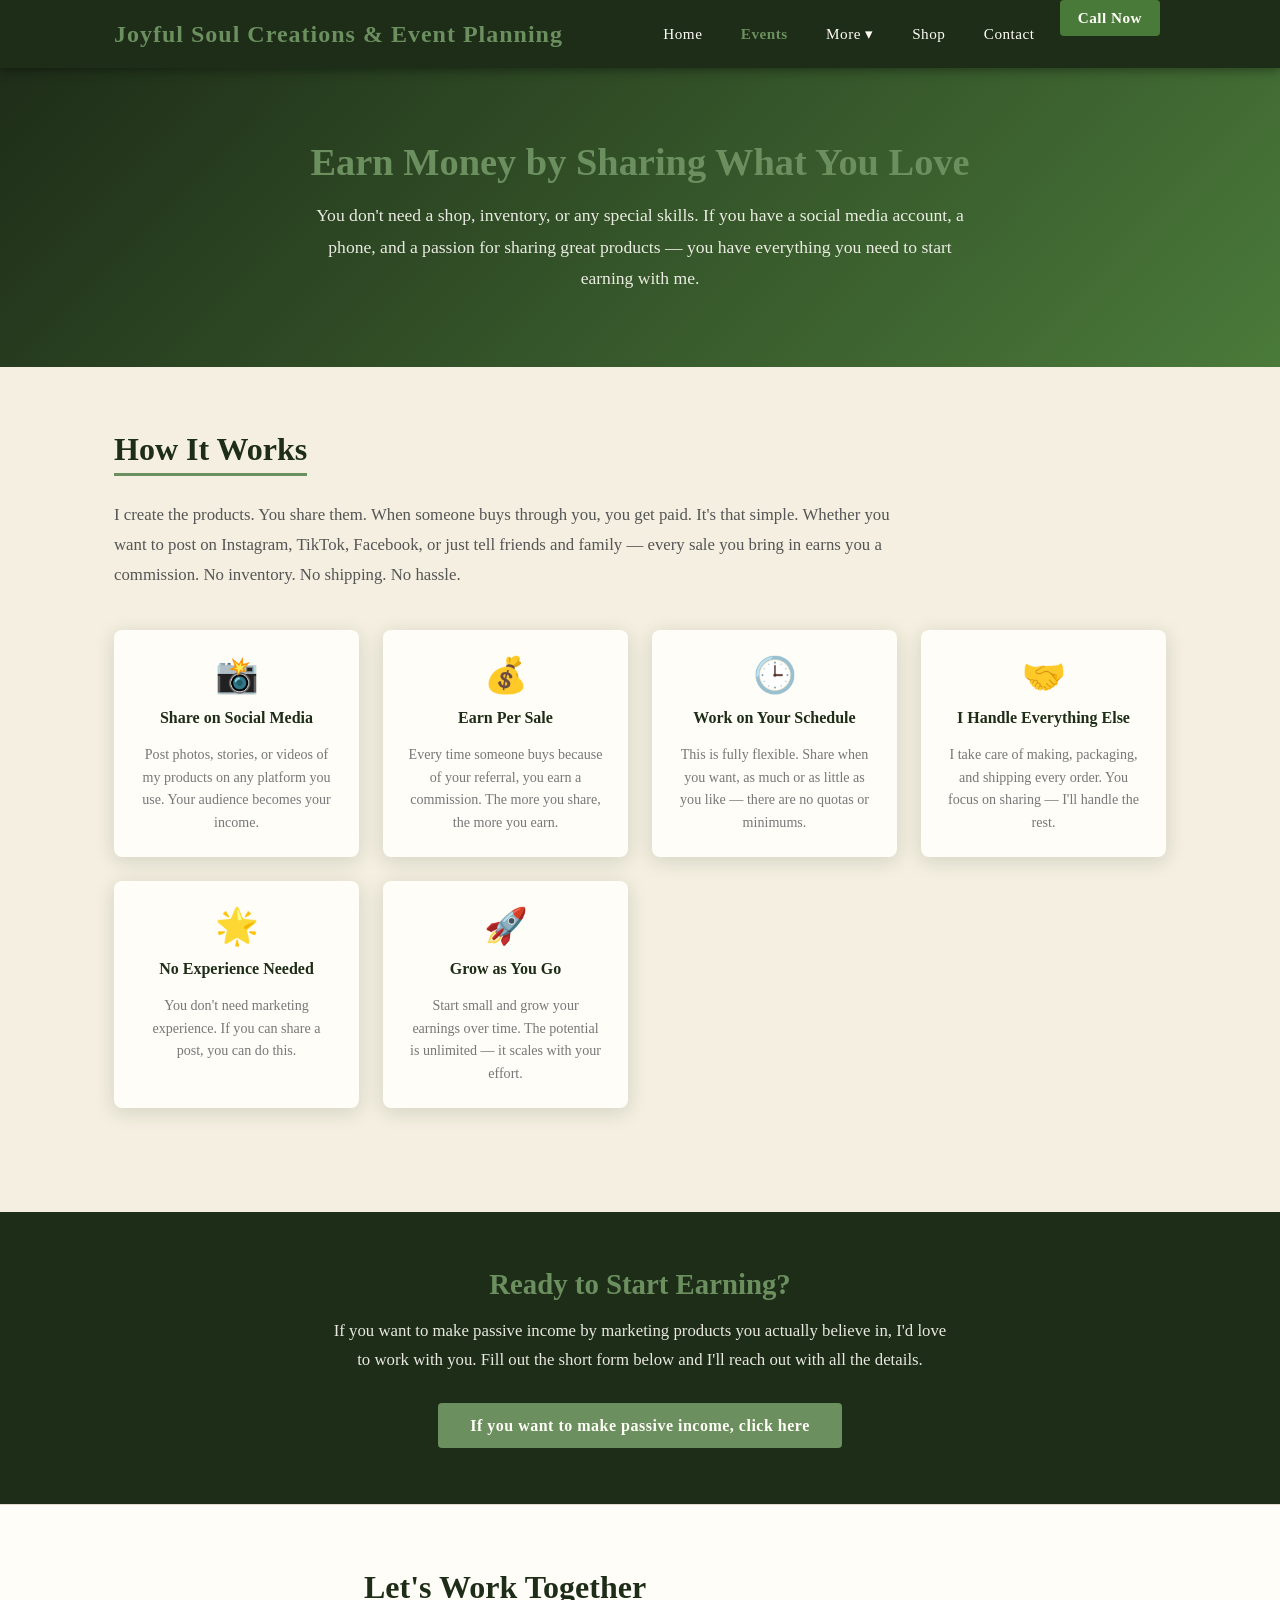
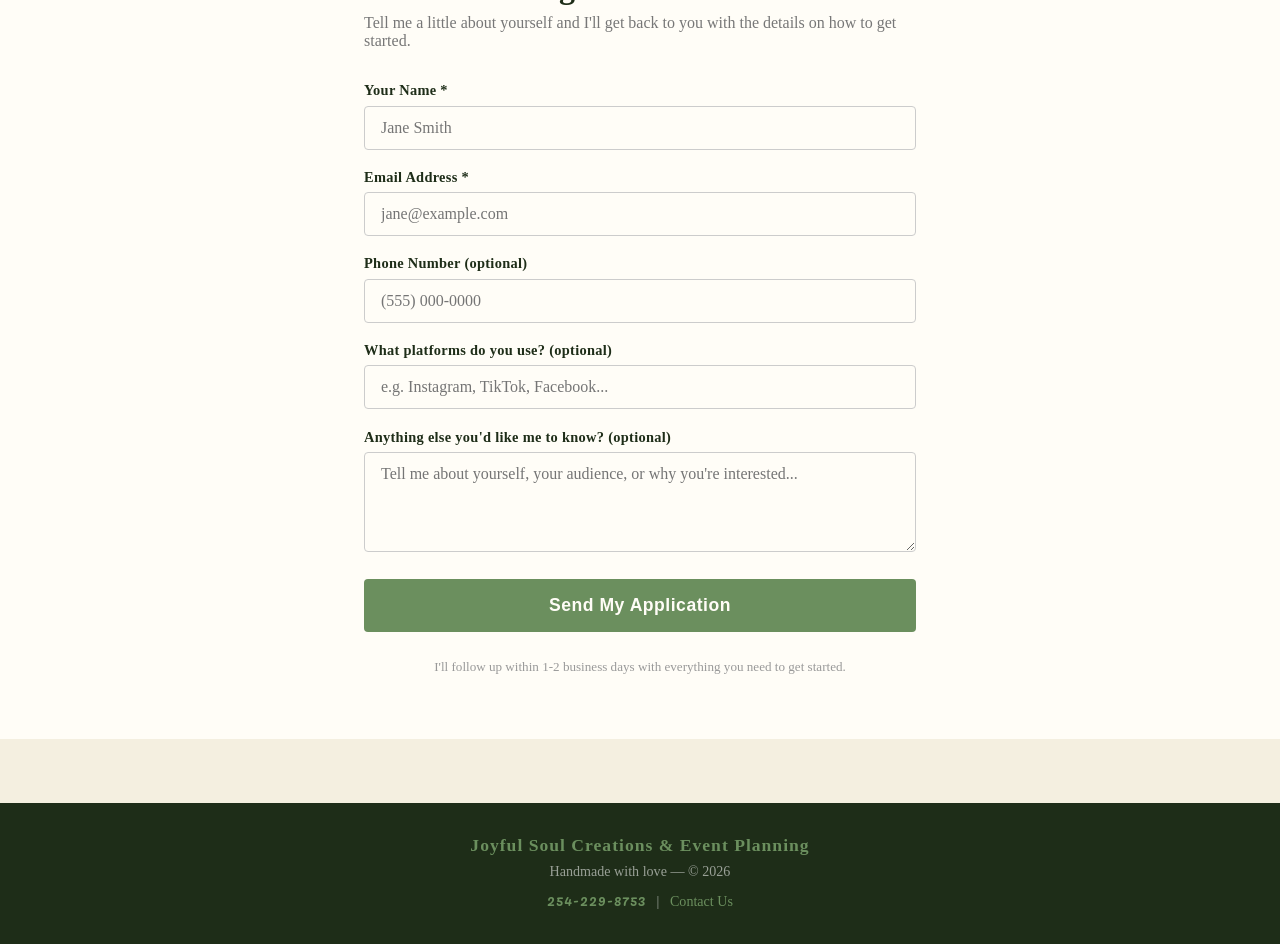
<file: careers.html>
<!DOCTYPE html>
<html lang="en">
<head>
  <meta charset="UTF-8" />
  <meta name="viewport" content="width=device-width, initial-scale=1.0" />
  <title>Careers | Joyful Soul Creations</title>
  <link rel="stylesheet" href="styles.css" />
  <!-- Google tag (gtag.js) -->
  <script async src="https://www.googletagmanager.com/gtag/js?id=G-D2JJH5NPGE"></script>
  <script>
    window.dataLayer = window.dataLayer || [];
    function gtag(){dataLayer.push(arguments);}
    gtag('js', new Date());
    gtag('config', 'G-D2JJH5NPGE');
  </script>
</head>
<body>

<!-- ===== HEADER / NAV ===== -->
<header>
  <nav>
    <a class="brand" href="index.html">Joyful Soul Creations &amp; Event Planning</a>
    <button class="hamburger" id="hamburger" aria-label="Open menu">&#9776;</button>
    <ul class="nav-links" id="nav-links">
      <li><a href="index.html">Home</a></li>
      <li><a href="events.html" class="nav-events-link">Events</a></li>
      <li class="has-dropdown">
        <a href="#">More ▾</a>
        <ul class="dropdown">
          <li><a href="creations.html">Popular Creations &amp; Pricing</a></li>
          <li><a href="quotes.html">Quotes on Unique Creations</a></li>
          <li><a href="careers.html">Careers</a></li>
          <li><a href="index.html#reviews">Reviews</a></li>
        </ul>
      </li>
      <li><a href="creations.html">Shop</a></li>
      <li><a href="events.html#contact">Contact</a></li>
      <li><a href="tel:2542298753" class="nav-call-btn">Call Now</a></li>
    </ul>
  </nav>
</header>

<!-- ===== HERO ===== -->
<div style="background:linear-gradient(135deg, var(--dark) 0%, var(--accent) 100%); color:var(--white); padding:4.5rem 1.5rem; text-align:center;">
  <h1 style="color:var(--gold); font-size:2.4rem; margin-bottom:1rem;">Earn Money by Sharing What You Love</h1>
  <p style="max-width:650px; margin:0 auto; font-size:1.1rem; line-height:1.8; opacity:0.9;">
    You don't need a shop, inventory, or any special skills.
    If you have a social media account, a phone, and a passion for sharing great products —
    you have everything you need to start earning with me.
  </p>
</div>

<!-- ===== ABOUT THE OPPORTUNITY ===== -->
<section class="section">
  <h2 class="section-title">How It Works</h2>
  <p>
    I create the products. You share them. When someone buys through you, you get paid.
    It's that simple. Whether you want to post on Instagram, TikTok, Facebook, or just
    tell friends and family — every sale you bring in earns you a commission.
    No inventory. No shipping. No hassle.
  </p>

  <div class="perks">
    <div class="perk">
      <div class="perk-icon">&#128248;</div>
      <h3>Share on Social Media</h3>
      <p>Post photos, stories, or videos of my products on any platform you use. Your audience becomes your income.</p>
    </div>
    <div class="perk">
      <div class="perk-icon">&#128176;</div>
      <h3>Earn Per Sale</h3>
      <p>Every time someone buys because of your referral, you earn a commission. The more you share, the more you earn.</p>
    </div>
    <div class="perk">
      <div class="perk-icon">&#128338;</div>
      <h3>Work on Your Schedule</h3>
      <p>This is fully flexible. Share when you want, as much or as little as you like — there are no quotas or minimums.</p>
    </div>
    <div class="perk">
      <div class="perk-icon">&#129309;</div>
      <h3>I Handle Everything Else</h3>
      <p>I take care of making, packaging, and shipping every order. You focus on sharing — I'll handle the rest.</p>
    </div>
    <div class="perk">
      <div class="perk-icon">&#127775;</div>
      <h3>No Experience Needed</h3>
      <p>You don't need marketing experience. If you can share a post, you can do this.</p>
    </div>
    <div class="perk">
      <div class="perk-icon">&#128640;</div>
      <h3>Grow as You Go</h3>
      <p>Start small and grow your earnings over time. The potential is unlimited — it scales with your effort.</p>
    </div>
  </div>
</section>

<!-- ===== CTA BANNER ===== -->
<div class="banner">
  <h2>Ready to Start Earning?</h2>
  <p>
    If you want to make passive income by marketing products you actually believe in,
    I'd love to work with you. Fill out the short form below and I'll reach out with all the details.
  </p>
  <a href="#careers-form" class="btn">If you want to make passive income, click here</a>
</div>

<!-- ===== CAREERS FORM ===== -->
<div style="background:var(--white); border-top:1px solid #e0d9cc;">
  <div class="form-page" id="careers-form">
    <h1>Let's Work Together</h1>
    <p class="subtitle">Tell me a little about yourself and I'll get back to you with the details on how to get started.</p>

    <!--
      IMPORTANT: Replace "YOUR_FORM_ID" with your actual Formspree endpoint.
      Sign up free at formspree.io — use your business email when creating the form.
    -->
    <form action="https://formspree.io/f/YOUR_FORM_ID" method="POST">
      <input type="hidden" name="_subject" value="New Marketing Partner Inquiry" />

      <div class="form-group">
        <label for="c-name">Your Name *</label>
        <input type="text" id="c-name" name="Name" required placeholder="Jane Smith" />
      </div>

      <div class="form-group">
        <label for="c-email">Email Address *</label>
        <input type="email" id="c-email" name="Email" required placeholder="jane@example.com" />
      </div>

      <div class="form-group">
        <label for="c-phone">Phone Number (optional)</label>
        <input type="tel" id="c-phone" name="Phone" placeholder="(555) 000-0000" />
      </div>

      <div class="form-group">
        <label for="c-platforms">What platforms do you use? (optional)</label>
        <input type="text" id="c-platforms" name="Platforms" placeholder="e.g. Instagram, TikTok, Facebook..." />
      </div>

      <div class="form-group">
        <label for="c-message">Anything else you'd like me to know? (optional)</label>
        <textarea id="c-message" name="Message" placeholder="Tell me about yourself, your audience, or why you're interested..."></textarea>
      </div>

      <div class="form-submit">
        <button type="submit" class="btn">Send My Application</button>
      </div>
      <p class="form-note">I'll follow up within 1-2 business days with everything you need to get started.</p>
    </form>
  </div>
</div>

<!-- ===== FOOTER ===== -->
<footer>
  <div class="brand">Joyful Soul Creations &amp; Event Planning</div>
  <p>Handmade with love &mdash; &copy; <span id="year"></span></p>
  <p style="margin-top:0.5rem;">
    <a href="tel:2542298753" class="phone-num" style="color:var(--gold);">254-229-8753</a>
    &nbsp;&nbsp;|&nbsp;&nbsp;
    <a href="events.html#contact" style="color:var(--gold);">Contact Us</a>
  </p>
</footer>

<a href="tel:2542298753" class="call-float">Call Now</a>

<script>
  document.getElementById('year').textContent = new Date().getFullYear();
  const hamburger = document.getElementById('hamburger');
  const navLinks  = document.getElementById('nav-links');
  hamburger.addEventListener('click', () => {
    navLinks.classList.toggle('open');
    hamburger.textContent = navLinks.classList.contains('open') ? '✕' : '☰';
  });
  navLinks.querySelectorAll('a').forEach(a => a.addEventListener('click', () => {
    navLinks.classList.remove('open');
    hamburger.textContent = '☰';
  }));
</script>
</body>
</html>
</file>
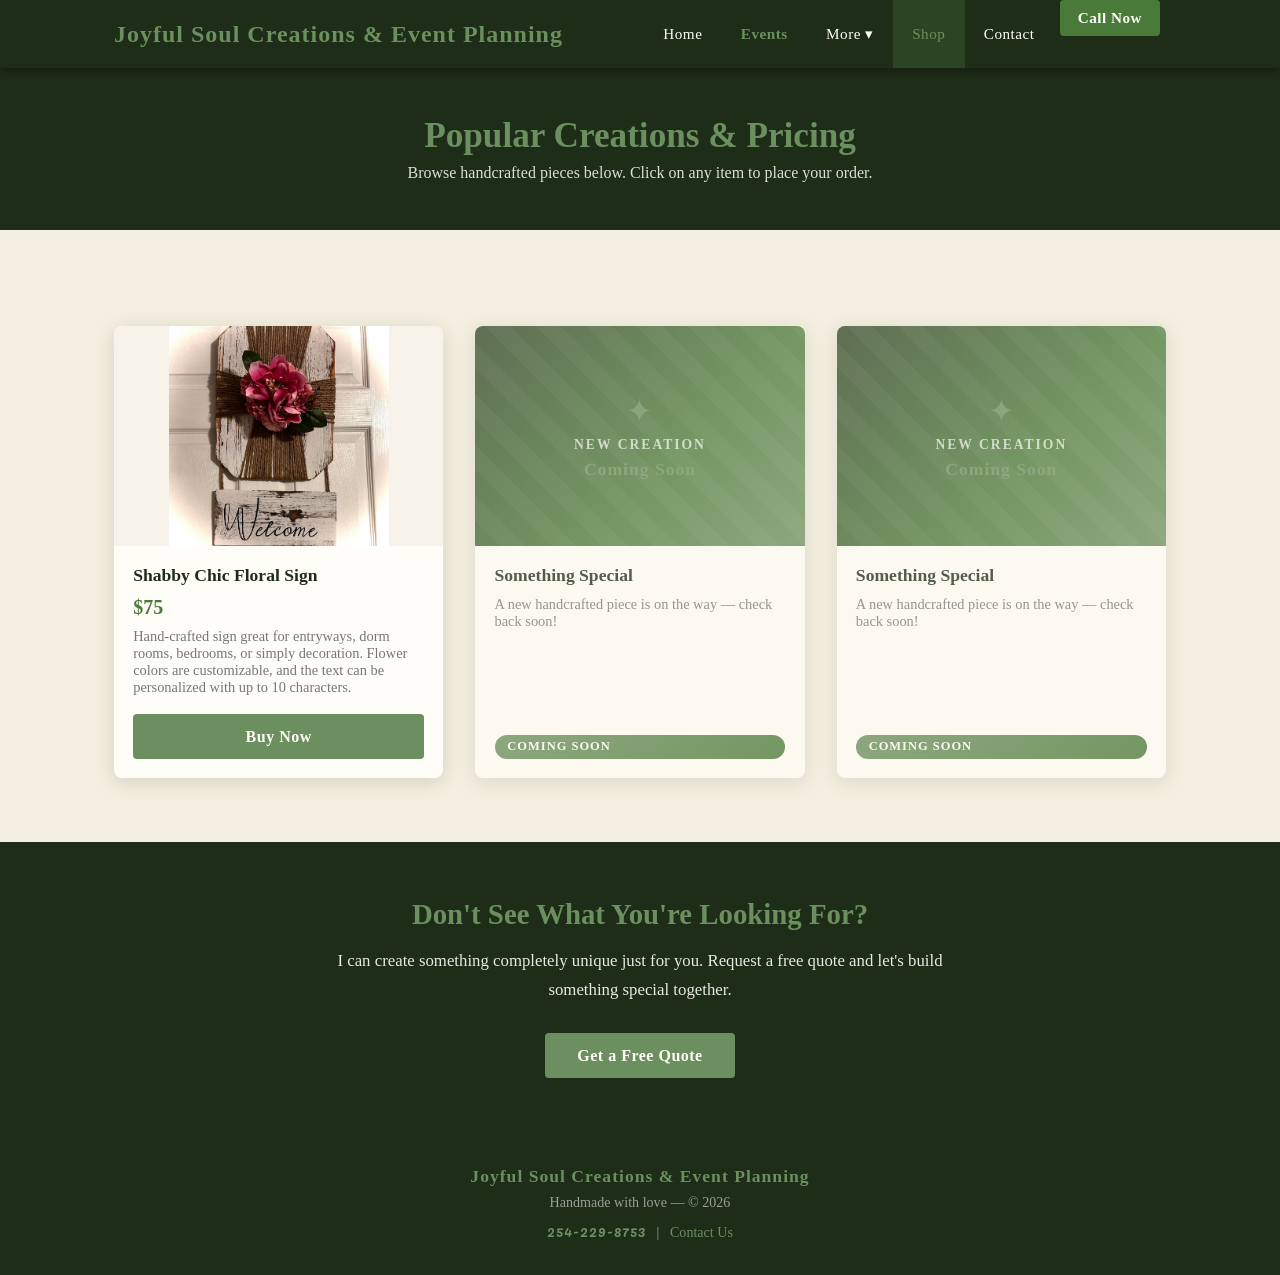
<file: creations.html>
<!DOCTYPE html>
<html lang="en">
<head>
  <meta charset="UTF-8" />
  <meta name="viewport" content="width=device-width, initial-scale=1.0" />
  <title>Popular Creations &amp; Pricing | Joyful Soul Creations</title>
  <link rel="stylesheet" href="styles.css" />
  <!-- Google tag (gtag.js) -->
  <script async src="https://www.googletagmanager.com/gtag/js?id=G-D2JJH5NPGE"></script>
  <script>
    window.dataLayer = window.dataLayer || [];
    function gtag(){dataLayer.push(arguments);}
    gtag('js', new Date());
    gtag('config', 'G-D2JJH5NPGE');
  </script>
</head>
<body>

<!-- ===== HEADER / NAV ===== -->
<header>
  <nav>
    <a class="brand" href="index.html">Joyful Soul Creations &amp; Event Planning</a>
    <button class="hamburger" id="hamburger" aria-label="Open menu">&#9776;</button>
    <ul class="nav-links" id="nav-links">
      <li><a href="index.html">Home</a></li>
      <li><a href="events.html" class="nav-events-link">Events</a></li>
      <li class="has-dropdown">
        <a href="#">More ▾</a>
        <ul class="dropdown">
          <li><a href="creations.html">Popular Creations &amp; Pricing</a></li>
          <li><a href="quotes.html">Quotes on Unique Creations</a></li>
          <li><a href="careers.html">Careers</a></li>
          <li><a href="index.html#reviews">Reviews</a></li>
        </ul>
      </li>
      <li><a href="creations.html" class="active">Shop</a></li>
      <li><a href="events.html#contact">Contact</a></li>
      <li><a href="tel:2542298753" class="nav-call-btn">Call Now</a></li>
    </ul>
  </nav>
</header>


<!-- ===== PAGE HEADER ===== -->
<div style="background:var(--dark); color:var(--white); padding:3rem 1.5rem; text-align:center;">
  <h1 style="color:var(--gold); font-size:2.2rem; margin-bottom:0.5rem;">Popular Creations &amp; Pricing</h1>
  <p style="opacity:0.85; font-size:1rem; max-width:600px; margin:0 auto;">
    Browse handcrafted pieces below. Click on any item to place your order.
  </p>
</div>

<!-- ===== PRODUCT GRID ===== -->
<section class="section">
  <div class="grid">

    <!--
      ================================================================
      HOW TO ADD PRODUCTS:
      1. Copy one of the <div class="card"> blocks below.
      2. Replace the placeholder image with: <img src="images/your-image.jpg" alt="..." class="card-img" />
      3. Update the product name, price, and description.
      4. Update the href on the "Order Now" link — change item= to a short product name
         so the order form knows which product was clicked.
      ================================================================
    -->

    <!-- PRODUCT 1 — YOUR ACTIVE LISTING -->
    <div class="card">
      <img src="images/Shabbychicfloralsign.jpeg" alt="Shabby Chic Floral Sign" class="card-img featured-product-img" />
      <div class="card-body">
        <div class="card-title">Shabby Chic Floral Sign</div>
        <div class="card-price">$75</div>
        <div class="card-desc">Hand-crafted sign great for entryways, dorm rooms, bedrooms, or simply decoration. Flower colors are customizable, and the text can be personalized with up to 10 characters.</div>
        <a id="embedded-checkout-modal-checkout-button"
           data-url="https://square.link/u/GfsOSchC?src=embd"
           href="https://square.link/u/GfsOSchC?src=embed"
           class="btn">Buy Now</a>
      </div>
    </div>

    <!-- COMING SOON 2 -->
    <div class="card coming-soon">
      <div class="card-img-placeholder">
        <div class="cs-inner">
          <div class="cs-icon">✦</div>
          <div class="cs-label">New Creation</div>
          <div class="cs-sub">Coming Soon</div>
        </div>
      </div>
      <div class="card-body">
        <div class="card-title">Something Special</div>
        <div class="card-desc">A new handcrafted piece is on the way — check back soon!</div>
        <span class="coming-soon-badge">Coming Soon</span>
      </div>
    </div>

    <!-- COMING SOON 3 -->
    <div class="card coming-soon">
      <div class="card-img-placeholder">
        <div class="cs-inner">
          <div class="cs-icon">✦</div>
          <div class="cs-label">New Creation</div>
          <div class="cs-sub">Coming Soon</div>
        </div>
      </div>
      <div class="card-body">
        <div class="card-title">Something Special</div>
        <div class="card-desc">A new handcrafted piece is on the way — check back soon!</div>
        <span class="coming-soon-badge">Coming Soon</span>
      </div>
    </div>

  </div>
</section>

<!-- ===== CUSTOM CTA ===== -->
<div class="banner">
  <h2>Don't See What You're Looking For?</h2>
  <p>I can create something completely unique just for you. Request a free quote and let's build something special together.</p>
  <a href="quotes.html" class="btn">Get a Free Quote</a>
</div>

<!-- ===== CONGRATS MODAL ===== -->
<div id="congrats-overlay" class="congrats-overlay" style="display:none;" role="dialog" aria-modal="true">
  <div class="congrats-box">
    <div class="congrats-icon">🎨</div>
    <h2 class="congrats-title">Congratulations!</h2>
    <p class="congrats-msg">Your art is being created right now.<br>You'll receive an email soon with your estimated completion and delivery time. Thank you for supporting Joyful Soul Creations!</p>
    <button class="btn" id="congrats-close">Close</button>
  </div>
</div>

<!-- ===== FOOTER ===== -->
<footer>
  <div class="brand">Joyful Soul Creations &amp; Event Planning</div>
  <p>Handmade with love &mdash; &copy; <span id="year"></span></p>
  <p style="margin-top:0.5rem;">
    <a href="tel:2542298753" class="phone-num" style="color:var(--gold);">254-229-8753</a>
    &nbsp;&nbsp;|&nbsp;&nbsp;
    <a href="events.html#contact" style="color:var(--gold);">Contact Us</a>
  </p>
</footer>

<a href="tel:2542298753" class="call-float">Call Now</a>

<script>
  document.getElementById('year').textContent = new Date().getFullYear();

  const hamburger = document.getElementById('hamburger');
  const navLinks  = document.getElementById('nav-links');
  hamburger.addEventListener('click', () => {
    navLinks.classList.toggle('open');
    hamburger.textContent = navLinks.classList.contains('open') ? '✕' : '☰';
  });
  navLinks.querySelectorAll('a').forEach(a => a.addEventListener('click', () => {
    navLinks.classList.remove('open');
    hamburger.textContent = '☰';
  }));

  // ── Square Embedded Checkout Modal ──────────────────────
  function showCheckoutWindow(e) {
    e.preventDefault();
    const url = document.getElementById('embedded-checkout-modal-checkout-button').getAttribute('data-url');
    const title = 'Square Payment Links';
    const topWindow = window.top ? window.top : window;
    const dualScreenLeft = topWindow.screenLeft !== undefined ? topWindow.screenLeft : topWindow.screenX;
    const dualScreenTop  = topWindow.screenTop  !== undefined ? topWindow.screenTop  : topWindow.screenY;
    const width  = topWindow.innerWidth  || document.documentElement.clientWidth  || screen.width;
    const height = topWindow.innerHeight || document.documentElement.clientHeight || screen.height;
    const h = height * 0.75;
    const w = 500;
    const systemZoom = width / topWindow.screen.availWidth;
    const left = (width  - w) / 2 / systemZoom + dualScreenLeft;
    const top  = (height - h) / 2 / systemZoom + dualScreenTop;
    const newWindow = window.open(url, title, `scrollbars=yes, width=${w / systemZoom}, height=${h / systemZoom}, top=${top}, left=${left}`);
    if (window.focus) newWindow.focus();
  }

  document.getElementById('embedded-checkout-modal-checkout-button').addEventListener('click', showCheckoutWindow);

  // ── Congrats popup ──────────────────────────────────────
  const overlay = document.getElementById('congrats-overlay');
  if (new URLSearchParams(window.location.search).get('paid') === 'true') {
    overlay.style.display = 'flex';
    history.replaceState(null, '', window.location.pathname);
  }
  document.getElementById('congrats-close').addEventListener('click', () => {
    overlay.style.display = 'none';
  });
  overlay.addEventListener('click', (e) => {
    if (e.target === overlay) overlay.style.display = 'none';
  });
</script>
</body>
</html>
</file>
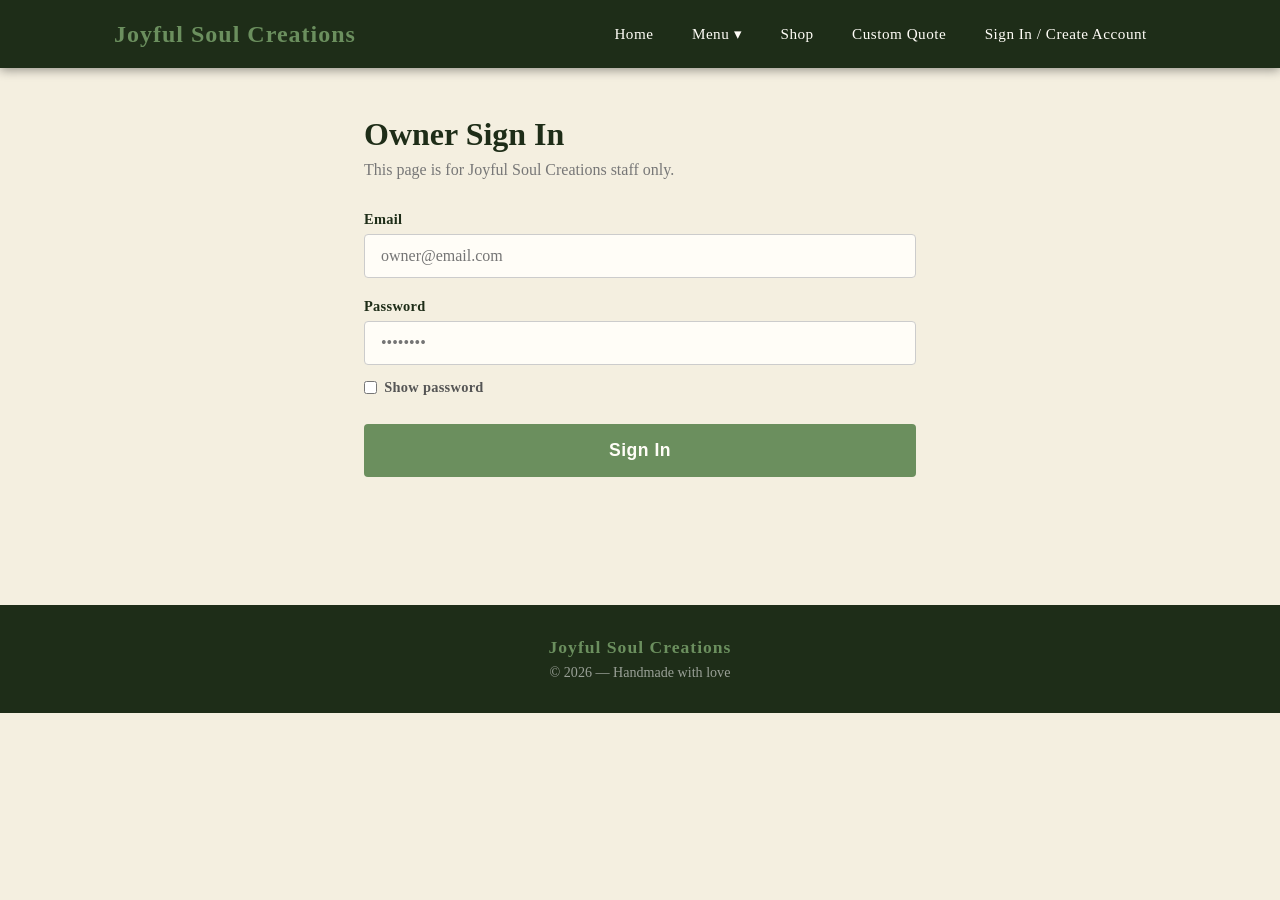
<file: dashboard.html>
<!DOCTYPE html>
<html lang="en">
<head>
  <meta charset="UTF-8" />
  <meta name="viewport" content="width=device-width, initial-scale=1.0" />
  <title>Owner Dashboard | Joyful Soul Creations</title>
  <link rel="stylesheet" href="styles.css" />
  <!-- Google tag (gtag.js) -->
  <script async src="https://www.googletagmanager.com/gtag/js?id=G-D2JJH5NPGE"></script>
  <script>
    window.dataLayer = window.dataLayer || [];
    function gtag(){dataLayer.push(arguments);}
    gtag('js', new Date());
    gtag('config', 'G-D2JJH5NPGE');
  </script>
</head>
<body>

<header>
  <nav>
    <a class="brand" href="index.html">Joyful Soul Creations</a>
    <button class="hamburger" id="hamburger" aria-label="Open menu">&#9776;</button>
    <ul class="nav-links" id="nav-links">
      <li><a href="index.html">Home</a></li>
      <li class="has-dropdown">
        <a href="#">Menu ▾</a>
        <ul class="dropdown">
          <li><a href="creations.html">Popular Creations &amp; Pricing</a></li>
          <li><a href="quotes.html">Quotes on Unique Creations</a></li>
          <li><a href="careers.html">Careers</a></li>
          <li><a href="index.html#reviews">Reviews</a></li>
        </ul>
      </li>
      <li><a href="creations.html">Shop</a></li>
      <li><a href="quotes.html">Custom Quote</a></li>
      <li><a href="login.html">Sign In / Create Account</a></li>
    </ul>
  </nav>
</header>

<!-- OWNER LOGIN -->
<div id="owner-login" class="form-page" style="margin-top:3rem;">
  <h1>Owner Sign In</h1>
  <p class="subtitle">This page is for Joyful Soul Creations staff only.</p>
  <form id="ownerLoginForm">
    <div class="form-group">
      <label for="o-email">Email</label>
      <input type="email" id="o-email" required placeholder="owner@email.com" />
    </div>
    <div class="form-group">
      <label for="o-pass">Password</label>
      <input type="password" id="o-pass" required placeholder="••••••••" />
      <label for="o-pass-show" style="display:flex; align-items:center; gap:0.45rem; margin-top:0.5rem; font-size:0.9rem; color:#555; cursor:pointer; user-select:none;">
        <input type="checkbox" id="o-pass-show" style="width:auto; margin:0;" />
        Show password
      </label>
    </div>
    <div id="o-error" class="review-error" style="display:none;"></div>
    <div class="form-submit">
      <button type="submit" class="btn" style="width:100%;">Sign In</button>
    </div>
  </form>
</div>

<!-- DASHBOARD -->
<div id="owner-dashboard" style="display:none;">
  <div class="dash-header">
    <div>
      <h1 style="color:var(--gold); font-size:1.8rem; margin-bottom:0.2rem;">Order Dashboard</h1>
      <p style="opacity:0.7; font-size:0.9rem; margin:0;">Joyful Soul Creations — Owner View</p>
    </div>
    <button class="btn" id="owner-logout" style="background:rgba(255,255,255,0.15);">Sign Out</button>
  </div>

  <div class="section">
    <div class="dash-stats" id="dash-stats"></div>

    <div style="display:flex; gap:0.75rem; margin-bottom:1.5rem; flex-wrap:wrap;">
      <button class="filter-btn active" data-filter="all">All Orders</button>
      <button class="filter-btn" data-filter="pending">Pending</button>
      <button class="filter-btn" data-filter="done">Completed</button>
    </div>

    <div id="order-list"></div>
    <p id="no-orders-msg" style="color:#aaa; font-style:italic; display:none;">No orders found.</p>
  </div>
</div>

<footer>
  <div class="brand">Joyful Soul Creations</div>
  <p>&copy; <span id="year"></span> &mdash; Handmade with love</p>
</footer>

<script>
  document.getElementById('year').textContent = new Date().getFullYear();

  // Hamburger
  const hamburger = document.getElementById('hamburger');
  const navLinks  = document.getElementById('nav-links');
  hamburger.addEventListener('click', () => {
    navLinks.classList.toggle('open');
    hamburger.textContent = navLinks.classList.contains('open') ? '✕' : '☰';
  });
  navLinks.querySelectorAll('a').forEach(a => a.addEventListener('click', () => {
    navLinks.classList.remove('open');
    hamburger.textContent = '☰';
  }));

  const OWNER_EMAILS = ['maggie.j.peyton@icloud.com', 'yavau@gmail.com'].map(e => e.toLowerCase());
  const OWNER_PASSWORD = 'Yavau2017@';

  function getOrders() {
    try { return JSON.parse(localStorage.getItem('joyful_orders')) || []; }
    catch { return []; }
  }
  function saveOrders(o) { localStorage.setItem('joyful_orders', JSON.stringify(o)); }

  let currentFilter = 'all';

  function renderStats() {
    const orders  = getOrders();
    const pending = orders.filter(o => o.status === 'pending').length;
    const done    = orders.filter(o => o.status === 'done').length;
    document.getElementById('dash-stats').innerHTML = `
      <div class="stat-card"><div class="stat-num">${orders.length}</div><div class="stat-label">Total Orders</div></div>
      <div class="stat-card pending"><div class="stat-num">${pending}</div><div class="stat-label">Pending</div></div>
      <div class="stat-card done"><div class="stat-num">${done}</div><div class="stat-label">Completed</div></div>
    `;
  }

  function renderOrders() {
    renderStats();
    const orders   = getOrders();
    const list     = document.getElementById('order-list');
    const noMsg    = document.getElementById('no-orders-msg');
    const filtered = currentFilter === 'all' ? orders : orders.filter(o => o.status === currentFilter);

    if (filtered.length === 0) { list.innerHTML = ''; noMsg.style.display = 'block'; return; }
    noMsg.style.display = 'none';

    list.innerHTML = filtered.slice().reverse().map(o => `
      <div class="order-card ${o.status === 'done' ? 'order-done' : ''}">
        <div class="order-card-top">
          <div>
            <div class="order-customer-name">${o.customerName}</div>
            <div class="order-meta">${o.customerEmail} &bull; ${o.customerPhone}</div>
            <div class="order-meta">${o.address}, ${o.city}, ${o.state} ${o.zip}</div>
          </div>
          <span class="order-badge ${o.status === 'done' ? 'badge-done' : 'badge-pending'}">
            ${o.status === 'done' ? 'Completed' : 'Pending'}
          </span>
        </div>
        <div class="order-product-line">${o.product}${o.price ? ' &mdash; ' + o.price : ''}</div>
        <div class="order-footer">
          <span class="order-date">${o.date}</span>
          <button class="btn order-toggle-btn" data-id="${o.id}">
            ${o.status === 'done' ? 'Mark as Pending' : 'Mark as Done'}
          </button>
        </div>
      </div>
    `).join('');

    list.querySelectorAll('.order-toggle-btn').forEach(btn => {
      btn.addEventListener('click', () => {
        const orders = getOrders();
        const order  = orders.find(o => o.id === btn.dataset.id);
        if (order) { order.status = order.status === 'done' ? 'pending' : 'done'; saveOrders(orders); renderOrders(); }
      });
    });
  }

  function showDashboard() {
    document.getElementById('owner-login').style.display     = 'none';
    document.getElementById('owner-dashboard').style.display = 'block';
    renderOrders();
  }

  if (sessionStorage.getItem('joyful_owner') === 'true') showDashboard();

  document.querySelectorAll('.filter-btn').forEach(btn => {
    btn.addEventListener('click', () => {
      document.querySelectorAll('.filter-btn').forEach(b => b.classList.remove('active'));
      btn.classList.add('active');
      currentFilter = btn.dataset.filter;
      renderOrders();
    });
  });

  document.getElementById('ownerLoginForm').addEventListener('submit', (e) => {
    e.preventDefault();
    const email  = document.getElementById('o-email').value.trim().toLowerCase();
    const pass   = document.getElementById('o-pass').value.trim();
    const errEl  = document.getElementById('o-error');
    errEl.style.display = 'none';
    const passwordMatches = pass === OWNER_PASSWORD;
    if (!OWNER_EMAILS.includes(email) || !passwordMatches) {
      errEl.textContent = 'Incorrect email or password.';
      errEl.style.display = 'block';
      return;
    }
    sessionStorage.setItem('joyful_owner', 'true');
    showDashboard();
  });

  const ownerPassInput = document.getElementById('o-pass');
  const ownerPassShow = document.getElementById('o-pass-show');
  ownerPassShow.addEventListener('change', () => {
    ownerPassInput.type = ownerPassShow.checked ? 'text' : 'password';
  });

  document.getElementById('owner-logout').addEventListener('click', () => {
    sessionStorage.removeItem('joyful_owner');
    location.reload();
  });
</script>
</body>
</html>
</file>
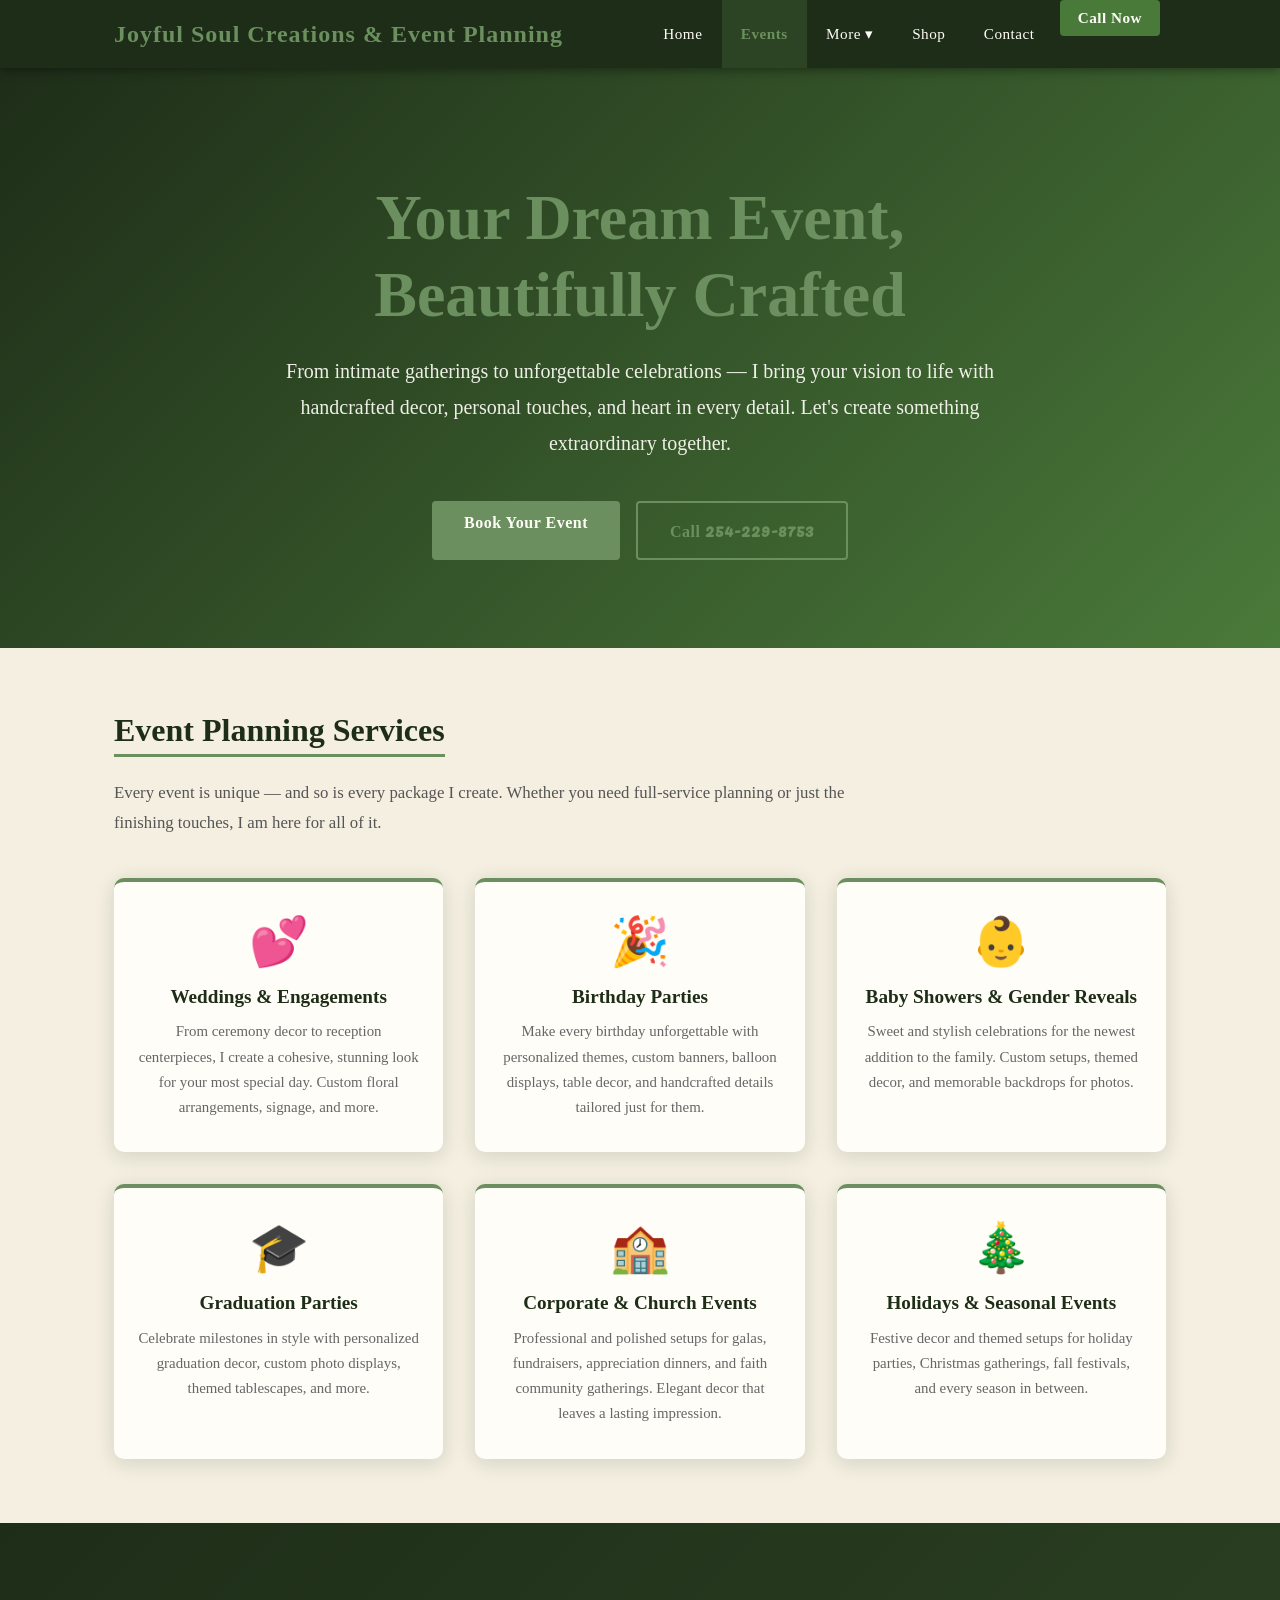
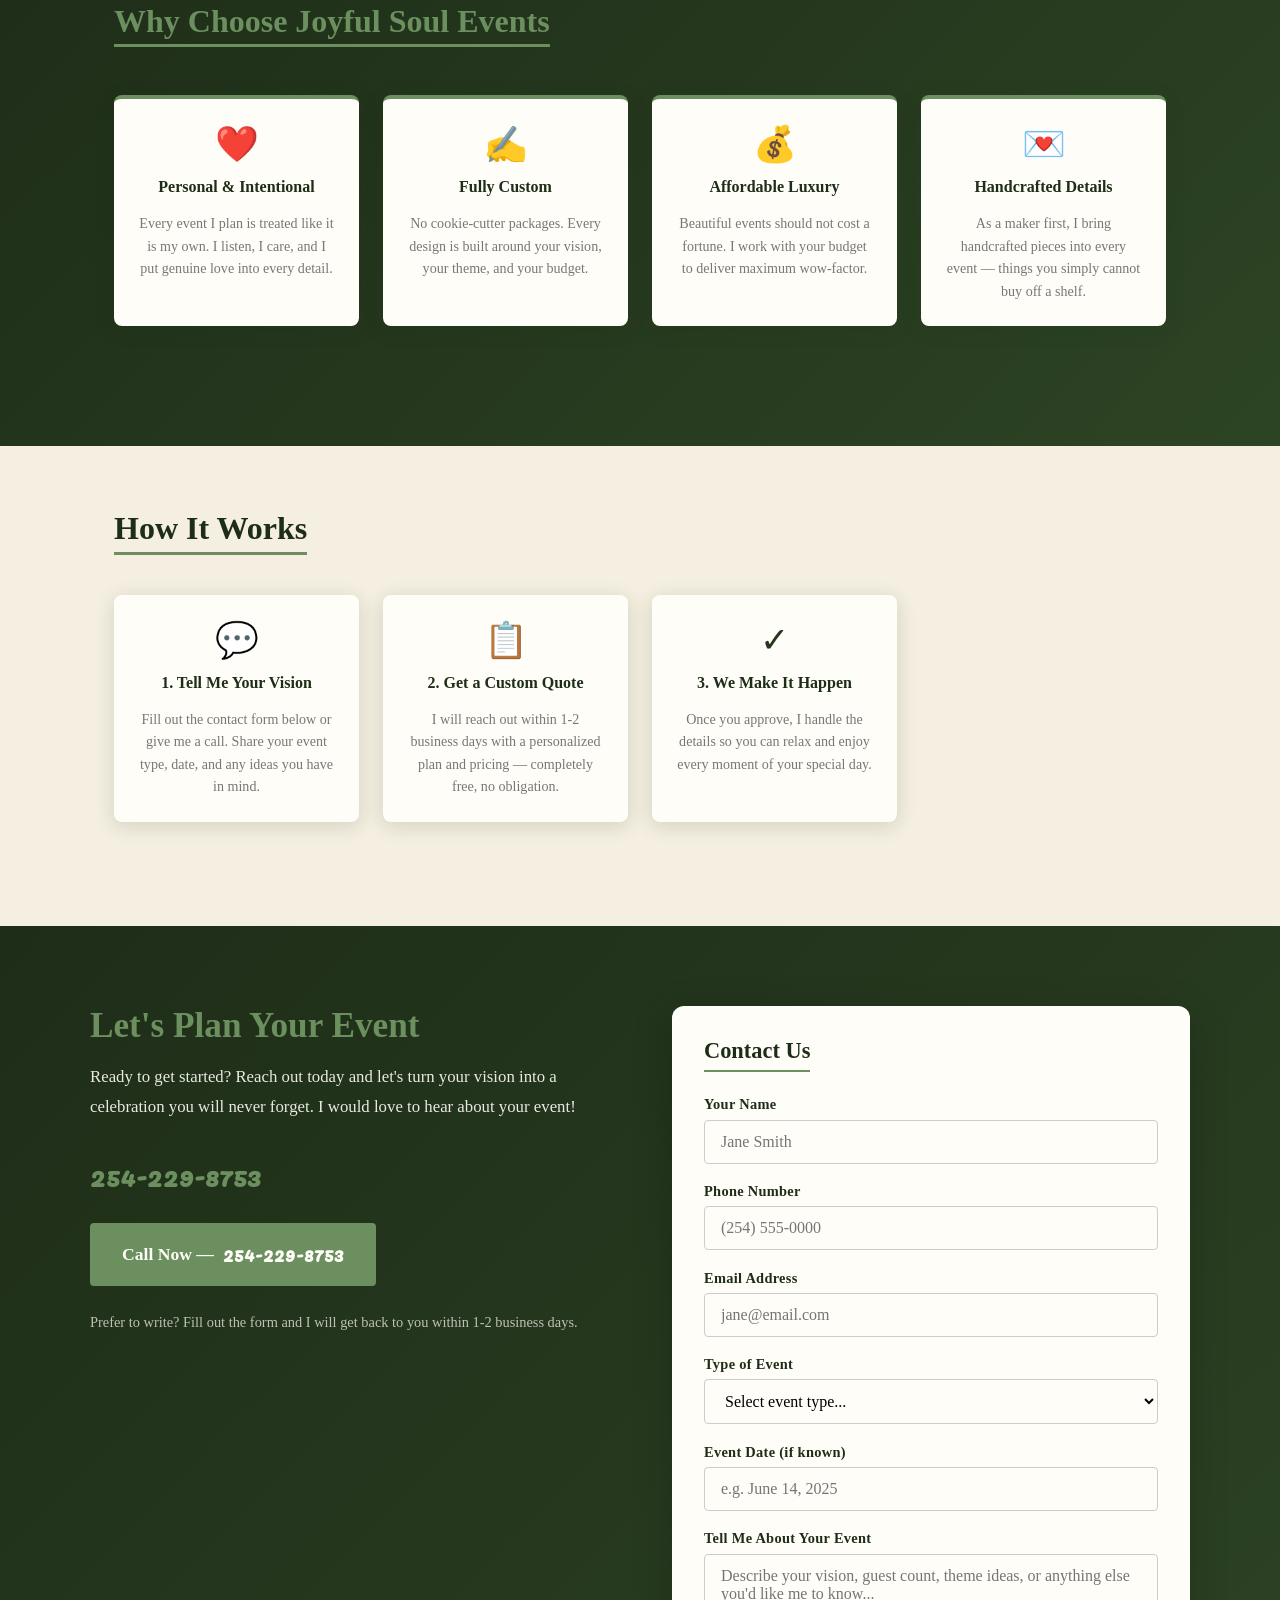
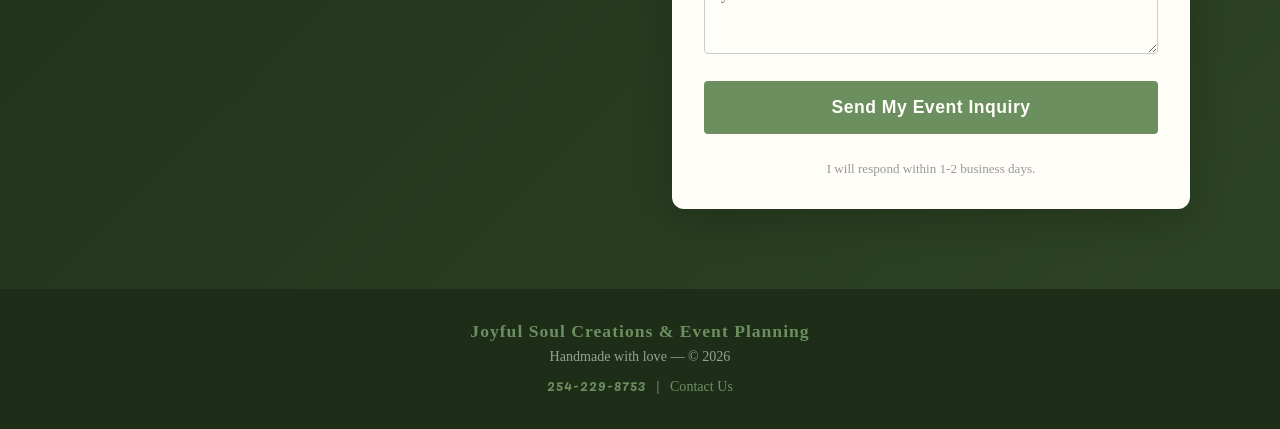
<file: events.html>
<!DOCTYPE html>
<html lang="en">
<head>
  <meta charset="UTF-8" />
  <meta name="viewport" content="width=device-width, initial-scale=1.0" />
  <title>Event Planning | Joyful Soul Creations &amp; Event Planning</title>
  <link rel="stylesheet" href="styles.css" />
  <!-- Google tag (gtag.js) -->
  <script async src="https://www.googletagmanager.com/gtag/js?id=G-D2JJH5NPGE"></script>
  <script>
    window.dataLayer = window.dataLayer || [];
    function gtag(){dataLayer.push(arguments);}
    gtag('js', new Date());
    gtag('config', 'G-D2JJH5NPGE');
  </script>
</head>
<body>

<!-- ===== HEADER / NAV ===== -->
<header>
  <nav>
    <a class="brand" href="index.html">Joyful Soul Creations &amp; Event Planning</a>
    <button class="hamburger" id="hamburger" aria-label="Open menu">&#9776;</button>
    <ul class="nav-links" id="nav-links">
      <li><a href="index.html">Home</a></li>
      <li><a href="events.html" class="nav-events-link active">Events</a></li>
      <li class="has-dropdown">
        <a href="#">More ▾</a>
        <ul class="dropdown">
          <li><a href="creations.html">Popular Creations &amp; Pricing</a></li>
          <li><a href="quotes.html">Quotes on Unique Creations</a></li>
          <li><a href="careers.html">Careers</a></li>
          <li><a href="index.html#reviews">Reviews</a></li>
        </ul>
      </li>
      <li><a href="creations.html">Shop</a></li>
      <li><a href="#contact">Contact</a></li>
      <li><a href="tel:2542298753" class="nav-call-btn">Call Now</a></li>
    </ul>
  </nav>
</header>

<!-- ===== HERO ===== -->
<section class="events-hero">
  <h1>Your Dream Event,<br>Beautifully Crafted</h1>
  <p>
    From intimate gatherings to unforgettable celebrations — I bring your vision to life with
    handcrafted decor, personal touches, and heart in every detail.
    Let's create something extraordinary together.
  </p>
  <div class="hero-cta-group">
    <a href="#contact" class="btn">Book Your Event</a>
    <a href="tel:2542298753" class="btn-outline">Call <span class="phone-num">254-229-8753</span></a>
  </div>
</section>

<!-- ===== SERVICES ===== -->
<section class="section">
  <h2 class="section-title">Event Planning Services</h2>
  <p style="margin-top:0.8rem; font-size:1.05rem; color:#555; line-height:1.8;">
    Every event is unique — and so is every package I create. Whether you need full-service planning or
    just the finishing touches, I am here for all of it.
  </p>

  <div class="grid" style="margin-top:2.5rem;">

    <div class="service-card">
      <div class="service-icon">&#128149;</div>
      <h3>Weddings &amp; Engagements</h3>
      <p>From ceremony decor to reception centerpieces, I create a cohesive, stunning look for your most special day. Custom floral arrangements, signage, and more.</p>
    </div>

    <div class="service-card">
      <div class="service-icon">&#127881;</div>
      <h3>Birthday Parties</h3>
      <p>Make every birthday unforgettable with personalized themes, custom banners, balloon displays, table decor, and handcrafted details tailored just for them.</p>
    </div>

    <div class="service-card">
      <div class="service-icon">&#128118;</div>
      <h3>Baby Showers &amp; Gender Reveals</h3>
      <p>Sweet and stylish celebrations for the newest addition to the family. Custom setups, themed decor, and memorable backdrops for photos.</p>
    </div>

    <div class="service-card">
      <div class="service-icon">&#127891;</div>
      <h3>Graduation Parties</h3>
      <p>Celebrate milestones in style with personalized graduation decor, custom photo displays, themed tablescapes, and more.</p>
    </div>

    <div class="service-card">
      <div class="service-icon">&#127979;</div>
      <h3>Corporate &amp; Church Events</h3>
      <p>Professional and polished setups for galas, fundraisers, appreciation dinners, and faith community gatherings. Elegant decor that leaves a lasting impression.</p>
    </div>

    <div class="service-card">
      <div class="service-icon">&#127876;</div>
      <h3>Holidays &amp; Seasonal Events</h3>
      <p>Festive decor and themed setups for holiday parties, Christmas gatherings, fall festivals, and every season in between.</p>
    </div>

  </div>
</section>

<!-- ===== WHY CHOOSE ME ===== -->
<div class="dark-section">
  <div class="section" style="padding-top:0; padding-bottom:0;">
    <h2 class="section-title">Why Choose Joyful Soul Events</h2>
    <div class="perks" style="margin-top:2.5rem;">

      <div class="perk" style="border-top:4px solid var(--gold);">
        <div class="perk-icon">&#10084;&#65039;</div>
        <h3>Personal &amp; Intentional</h3>
        <p>Every event I plan is treated like it is my own. I listen, I care, and I put genuine love into every detail.</p>
      </div>

      <div class="perk" style="border-top:4px solid var(--gold);">
        <div class="perk-icon">&#9997;&#65039;</div>
        <h3>Fully Custom</h3>
        <p>No cookie-cutter packages. Every design is built around your vision, your theme, and your budget.</p>
      </div>

      <div class="perk" style="border-top:4px solid var(--gold);">
        <div class="perk-icon">&#128176;</div>
        <h3>Affordable Luxury</h3>
        <p>Beautiful events should not cost a fortune. I work with your budget to deliver maximum wow-factor.</p>
      </div>

      <div class="perk" style="border-top:4px solid var(--gold);">
        <div class="perk-icon">&#128140;</div>
        <h3>Handcrafted Details</h3>
        <p>As a maker first, I bring handcrafted pieces into every event — things you simply cannot buy off a shelf.</p>
      </div>

    </div>
  </div>
</div>

<!-- ===== HOW IT WORKS ===== -->
<section class="section">
  <h2 class="section-title">How It Works</h2>
  <div class="perks" style="margin-top:2rem;">

    <div class="perk">
      <div class="perk-icon">&#128172;</div>
      <h3>1. Tell Me Your Vision</h3>
      <p>Fill out the contact form below or give me a call. Share your event type, date, and any ideas you have in mind.</p>
    </div>

    <div class="perk">
      <div class="perk-icon">&#128203;</div>
      <h3>2. Get a Custom Quote</h3>
      <p>I will reach out within 1-2 business days with a personalized plan and pricing — completely free, no obligation.</p>
    </div>

    <div class="perk">
      <div class="perk-icon">&#10003;</div>
      <h3>3. We Make It Happen</h3>
      <p>Once you approve, I handle the details so you can relax and enjoy every moment of your special day.</p>
    </div>

  </div>
</section>

<!-- ===== CONTACT ===== -->
<div class="contact-section" id="contact">
  <div class="contact-inner">

    <div class="contact-info">
      <h2>Let's Plan Your Event</h2>
      <p>
        Ready to get started? Reach out today and let's turn your vision into a
        celebration you will never forget. I would love to hear about your event!
      </p>
      <div class="contact-phone">
        <a href="tel:2542298753" class="phone-num">254-229-8753</a>
      </div>
      <a href="tel:2542298753" class="contact-call-btn">
        Call Now — <span class="phone-num">254-229-8753</span>
      </a>
      <p style="margin-top:1.5rem; font-size:0.9rem; opacity:0.7;">
        Prefer to write? Fill out the form and I will get back to you within 1-2 business days.
      </p>
    </div>

    <div class="contact-form-wrap">
      <h3>Contact Us</h3>
      <form action="https://formspree.io/f/mjgpggyv" method="POST">
        <input type="hidden" name="_subject" value="New Event Planning Inquiry" />

        <div class="form-group">
          <label for="contact-name">Your Name</label>
          <input type="text" id="contact-name" name="Name" placeholder="Jane Smith" required />
        </div>

        <div class="form-group">
          <label for="contact-phone">Phone Number</label>
          <input type="tel" id="contact-phone" name="Phone" placeholder="(254) 555-0000" />
        </div>

        <div class="form-group">
          <label for="contact-email">Email Address</label>
          <input type="email" id="contact-email" name="Email" placeholder="jane@email.com" required />
        </div>

        <div class="form-group">
          <label for="contact-event-type">Type of Event</label>
          <select id="contact-event-type" name="Event Type">
            <option value="">Select event type...</option>
            <option>Wedding / Engagement</option>
            <option>Birthday Party</option>
            <option>Baby Shower / Gender Reveal</option>
            <option>Graduation Party</option>
            <option>Corporate / Church Event</option>
            <option>Holiday / Seasonal Event</option>
            <option>Other</option>
          </select>
        </div>

        <div class="form-group">
          <label for="contact-date">Event Date (if known)</label>
          <input type="text" id="contact-date" name="Event Date" placeholder="e.g. June 14, 2025" />
        </div>

        <div class="form-group">
          <label for="contact-message">Tell Me About Your Event</label>
          <textarea id="contact-message" name="Message" rows="4"
            placeholder="Describe your vision, guest count, theme ideas, or anything else you'd like me to know..."
            required></textarea>
        </div>

        <div class="form-submit" style="margin-top:0.5rem;">
          <button type="submit" class="btn" style="width:100%; font-size:1.1rem; padding:1rem;">
            Send My Event Inquiry
          </button>
        </div>
        <p class="form-note">I will respond within 1-2 business days.</p>
      </form>
    </div>

  </div>
</div>

<!-- ===== FOOTER ===== -->
<footer>
  <div class="brand">Joyful Soul Creations &amp; Event Planning</div>
  <p>Handmade with love &mdash; &copy; <span id="year"></span></p>
  <p style="margin-top:0.5rem;">
    <a href="tel:2542298753" class="phone-num" style="color:var(--gold);">254-229-8753</a>
    &nbsp;&nbsp;|&nbsp;&nbsp;
    <a href="#contact" style="color:var(--gold);">Contact Us</a>
  </p>
</footer>

<a href="tel:2542298753" class="call-float">Call Now</a>

<script>
  document.getElementById('year').textContent = new Date().getFullYear();

  const hamburger = document.getElementById('hamburger');
  const navLinks  = document.getElementById('nav-links');
  hamburger.addEventListener('click', () => {
    navLinks.classList.toggle('open');
    hamburger.textContent = navLinks.classList.contains('open') ? '✕' : '☰';
  });
  navLinks.querySelectorAll('a').forEach(a => a.addEventListener('click', () => {
    navLinks.classList.remove('open');
    hamburger.textContent = '☰';
  }));
</script>
</body>
</html>
</file>
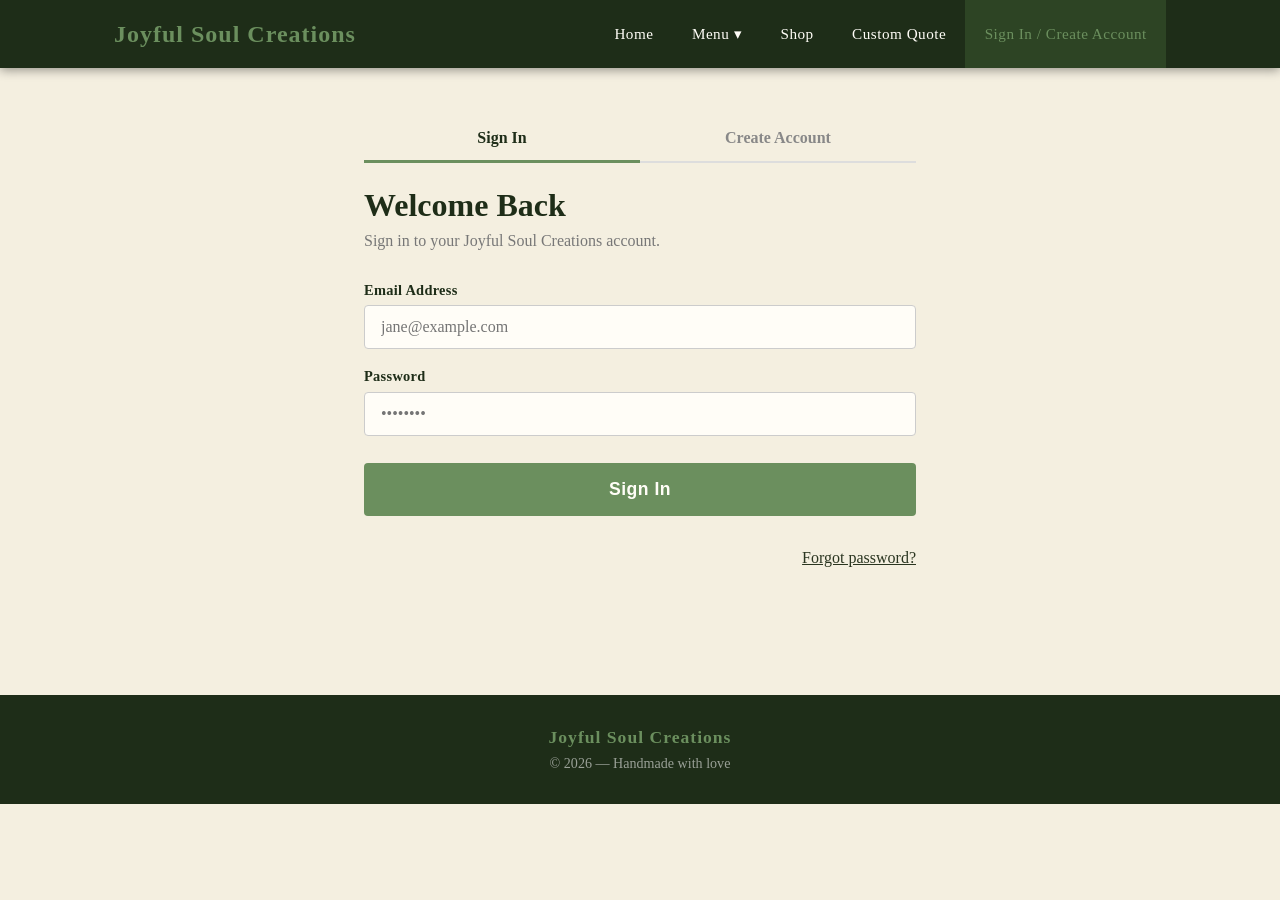
<file: login.html>
<!DOCTYPE html>
<html lang="en">
<head>
  <meta charset="UTF-8" />
  <meta name="viewport" content="width=device-width, initial-scale=1.0" />
  <title>Sign In | Joyful Soul Creations</title>
  <link rel="stylesheet" href="styles.css" />
  <!-- Google tag (gtag.js) -->
  <script async src="https://www.googletagmanager.com/gtag/js?id=G-D2JJH5NPGE"></script>
  <script>
    window.dataLayer = window.dataLayer || [];
    function gtag(){dataLayer.push(arguments);}
    gtag('js', new Date());
    gtag('config', 'G-D2JJH5NPGE');
  </script>
</head>
<body>

<header>
  <nav>
    <a class="brand" href="index.html">Joyful Soul Creations</a>
    <button class="hamburger" id="hamburger" aria-label="Open menu">&#9776;</button>
    <ul class="nav-links" id="nav-links">
      <li><a href="index.html">Home</a></li>
      <li class="has-dropdown">
        <a href="#">Menu ▾</a>
        <ul class="dropdown">
          <li><a href="creations.html">Popular Creations &amp; Pricing</a></li>
          <li><a href="quotes.html">Quotes on Unique Creations</a></li>
          <li><a href="careers.html">Careers</a></li>
          <li><a href="index.html#reviews">Reviews</a></li>
        </ul>
      </li>
      <li><a href="creations.html">Shop</a></li>
      <li><a href="quotes.html">Custom Quote</a></li>
      <li><a href="login.html" class="active">Sign In / Create Account</a></li>
    </ul>
  </nav>
</header>

<div class="form-page" style="margin-top:3rem;">

  <div class="auth-tabs">
    <button class="auth-tab active" id="tab-signin">Sign In</button>
    <button class="auth-tab" id="tab-signup">Create Account</button>
  </div>

  <!-- SIGN IN PANEL -->
  <div id="panel-signin">
    <h1 style="margin-top:1.5rem;">Welcome Back</h1>
    <p class="subtitle">Sign in to your Joyful Soul Creations account.</p>
    <form id="signinForm">
      <div class="form-group">
        <label for="si-email">Email Address</label>
        <input type="email" id="si-email" required placeholder="jane@example.com" />
      </div>
      <div class="form-group">
        <label for="si-pass">Password</label>
        <input type="password" id="si-pass" required placeholder="••••••••" />
      </div>
      <div id="si-error" class="review-error" style="display:none;"></div>
      <div class="form-submit">
        <button type="submit" class="btn" style="width:100%;">Sign In</button>
      </div>
      <p style="margin-top:0.9rem; text-align:right;">
        <a href="#" id="forgot-link" style="text-decoration:underline;">Forgot password?</a>
      </p>
    </form>

    <div id="forgot-panel" style="display:none; margin-top:1rem; border-top:1px solid #c8d8b8; padding-top:1rem;">
      <p class="subtitle" style="margin-bottom:1rem;">Reset your password with your account email.</p>
      <form id="forgotForm">
        <div class="form-group">
          <label for="fp-email">Account Email</label>
          <input type="email" id="fp-email" required placeholder="jane@example.com" />
        </div>
        <div class="form-group">
          <label for="fp-pass">New Password</label>
          <input type="password" id="fp-pass" required minlength="8" placeholder="At least 8 characters" />
        </div>
        <div id="fp-error" class="review-error" style="display:none;"></div>
        <div class="form-submit">
          <button type="submit" class="btn" style="width:100%;">Reset Password</button>
        </div>
      </form>
    </div>
  </div>

  <!-- SIGN UP PANEL -->
  <div id="panel-signup" style="display:none;">
    <h1 style="margin-top:1.5rem;">Create Account</h1>
    <p class="subtitle">Join Joyful Soul Creations to place and track orders.</p>
    <form id="signupForm">
      <div class="form-group">
        <label for="su-name">Full Name *</label>
        <input type="text" id="su-name" required placeholder="Jane Smith" />
      </div>
      <div class="form-group">
        <label for="su-email">Email Address *</label>
        <input type="email" id="su-email" required placeholder="jane@example.com" />
      </div>
      <div class="form-group">
        <label for="su-pass">Password *</label>
        <input type="password" id="su-pass" required placeholder="••••••••" minlength="6" />
      </div>
      <div class="form-group">
        <label for="su-phone">Phone Number *</label>
        <input type="tel" id="su-phone" required placeholder="(555) 000-0000" pattern="[0-9\-()\s+]{10,}" />
      </div>
      <div class="form-group">
        <label for="su-address">Street Address *</label>
        <input type="text" id="su-address" required placeholder="123 Main St" />
      </div>
      <div class="form-group">
        <label for="su-city">City *</label>
        <input type="text" id="su-city" required placeholder="Dallas" />
      </div>
      <div style="display:grid; grid-template-columns:1fr 1fr; gap:1rem;" class="zip-row">
        <div class="form-group">
          <label for="su-state">State *</label>
          <input type="text" id="su-state" required placeholder="TX" maxlength="2" pattern="[A-Za-z]{2}" />
        </div>
        <div class="form-group">
          <label for="su-zip">ZIP Code *</label>
          <input type="text" id="su-zip" required placeholder="75001" pattern="[0-9]{5}(-[0-9]{4})?" />
        </div>
      </div>
      <div id="su-error" class="review-error" style="display:none;"></div>
      <div class="form-submit">
        <button type="submit" class="btn" style="width:100%;">Create Account</button>
      </div>
    </form>
  </div>

</div>

<footer>
  <div class="brand">Joyful Soul Creations</div>
  <p>&copy; <span id="year"></span> &mdash; Handmade with love</p>
</footer>

<script>
  document.getElementById('year').textContent = new Date().getFullYear();

  // Hamburger
  const hamburger = document.getElementById('hamburger');
  const navLinks  = document.getElementById('nav-links');
  hamburger.addEventListener('click', () => {
    navLinks.classList.toggle('open');
    hamburger.textContent = navLinks.classList.contains('open') ? '✕' : '☰';
  });
  navLinks.querySelectorAll('a').forEach(a => a.addEventListener('click', () => {
    navLinks.classList.remove('open');
    hamburger.textContent = '☰';
  }));

  // Tabs
  const tabSignin  = document.getElementById('tab-signin');
  const tabSignup  = document.getElementById('tab-signup');
  const panelIn    = document.getElementById('panel-signin');
  const panelUp    = document.getElementById('panel-signup');
  const forgotLink = document.getElementById('forgot-link');
  const forgotPanel = document.getElementById('forgot-panel');

  tabSignin.addEventListener('click', () => {
    tabSignin.classList.add('active'); tabSignup.classList.remove('active');
    panelIn.style.display = ''; panelUp.style.display = 'none';
    forgotPanel.style.display = 'none';
  });
  tabSignup.addEventListener('click', () => {
    tabSignup.classList.add('active'); tabSignin.classList.remove('active');
    panelUp.style.display = ''; panelIn.style.display = 'none';
  });

  forgotLink.addEventListener('click', (e) => {
    e.preventDefault();
    forgotPanel.style.display = forgotPanel.style.display === 'none' ? '' : 'none';
  });

  if (new URLSearchParams(window.location.search).get('mode') === 'signup') tabSignup.click();

  // Redirect after login
  const REDIRECT = new URLSearchParams(window.location.search).get('redirect') || 'creations.html';

  async function hashStr(str) {
    const buf = await crypto.subtle.digest('SHA-256', new TextEncoder().encode(str));
    return Array.from(new Uint8Array(buf)).map(b => b.toString(16).padStart(2,'0')).join('');
  }

  function getUsers() {
    try { return JSON.parse(localStorage.getItem('joyful_users')) || []; }
    catch { return []; }
  }

  function validatePasswordStrength(value) {
    const hasMinLen = value.length >= 8;
    const hasLetter = /[A-Za-z]/.test(value);
    const hasNumber = /\d/.test(value);
    return hasMinLen && hasLetter && hasNumber;
  }

  // SIGN IN
  document.getElementById('signinForm').addEventListener('submit', async (e) => {
    e.preventDefault();
    const email  = document.getElementById('si-email').value.trim().toLowerCase();
    const hash   = await hashStr(document.getElementById('si-pass').value);
    const errEl  = document.getElementById('si-error');
    errEl.style.display = 'none';
    const user   = getUsers().find(u => u.email === email && u.passwordHash === hash);
    if (!user) {
      errEl.textContent = 'Incorrect email or password.';
      errEl.style.display = 'block';
      return;
    }
    localStorage.setItem('joyful_session', JSON.stringify({ id: user.id, name: user.name, email: user.email }));
    window.location.href = REDIRECT;
  });

  // FORGOT PASSWORD
  document.getElementById('forgotForm').addEventListener('submit', async (e) => {
    e.preventDefault();
    const errEl = document.getElementById('fp-error');
    errEl.style.display = 'none';

    const email = document.getElementById('fp-email').value.trim().toLowerCase();
    const newPass = document.getElementById('fp-pass').value;
    const users = getUsers();
    const idx = users.findIndex(u => u.email === email);

    if (idx === -1) {
      errEl.textContent = 'No account found for that email.';
      errEl.style.display = 'block';
      return;
    }

    if (!validatePasswordStrength(newPass)) {
      errEl.textContent = 'Use at least 8 characters with at least 1 letter and 1 number.';
      errEl.style.display = 'block';
      return;
    }

    users[idx].passwordHash = await hashStr(newPass);
    users[idx].updatedAt = new Date().toISOString();
    localStorage.setItem('joyful_users', JSON.stringify(users));
    forgotPanel.style.display = 'none';
    document.getElementById('si-email').value = email;
    document.getElementById('si-pass').value = '';
    alert('Password reset successful. Please sign in with your new password.');
  });

  // SIGN UP
  document.getElementById('signupForm').addEventListener('submit', async (e) => {
    e.preventDefault();
    const errEl = document.getElementById('su-error');
    errEl.style.display = 'none';
    const email = document.getElementById('su-email').value.trim().toLowerCase();
    const pass  = document.getElementById('su-pass').value;
    const phone = document.getElementById('su-phone').value.trim();
    const state = document.getElementById('su-state').value.trim().toUpperCase();
    const zip   = document.getElementById('su-zip').value.trim();
    const users = getUsers();

    if (!validatePasswordStrength(pass)) {
      errEl.textContent = 'Password must be at least 8 characters and include a letter and number.';
      errEl.style.display = 'block';
      return;
    }

    if (!/^[0-9\-()\s+]{10,}$/.test(phone)) {
      errEl.textContent = 'Please enter a valid phone number.';
      errEl.style.display = 'block';
      return;
    }

    if (!/^[A-Za-z]{2}$/.test(state)) {
      errEl.textContent = 'State must be a 2-letter code.';
      errEl.style.display = 'block';
      return;
    }

    if (!/^[0-9]{5}(-[0-9]{4})?$/.test(zip)) {
      errEl.textContent = 'ZIP code must be 5 digits (or ZIP+4).';
      errEl.style.display = 'block';
      return;
    }

    if (users.find(u => u.email === email)) {
      errEl.textContent = 'An account with that email already exists. Please sign in.';
      errEl.style.display = 'block';
      return;
    }
    const user = {
      id:           crypto.randomUUID(),
      name:         document.getElementById('su-name').value.trim(),
      email,
      passwordHash: await hashStr(pass),
      phone,
      address:      document.getElementById('su-address').value.trim(),
      city:         document.getElementById('su-city').value.trim(),
      state,
      zip,
      createdAt:    new Date().toISOString(),
    };
    users.push(user);
    localStorage.setItem('joyful_users', JSON.stringify(users));
    localStorage.setItem('joyful_session', JSON.stringify({ id: user.id, name: user.name, email: user.email }));
    window.location.href = REDIRECT;
  });
</script>
</body>
</html>
</file>
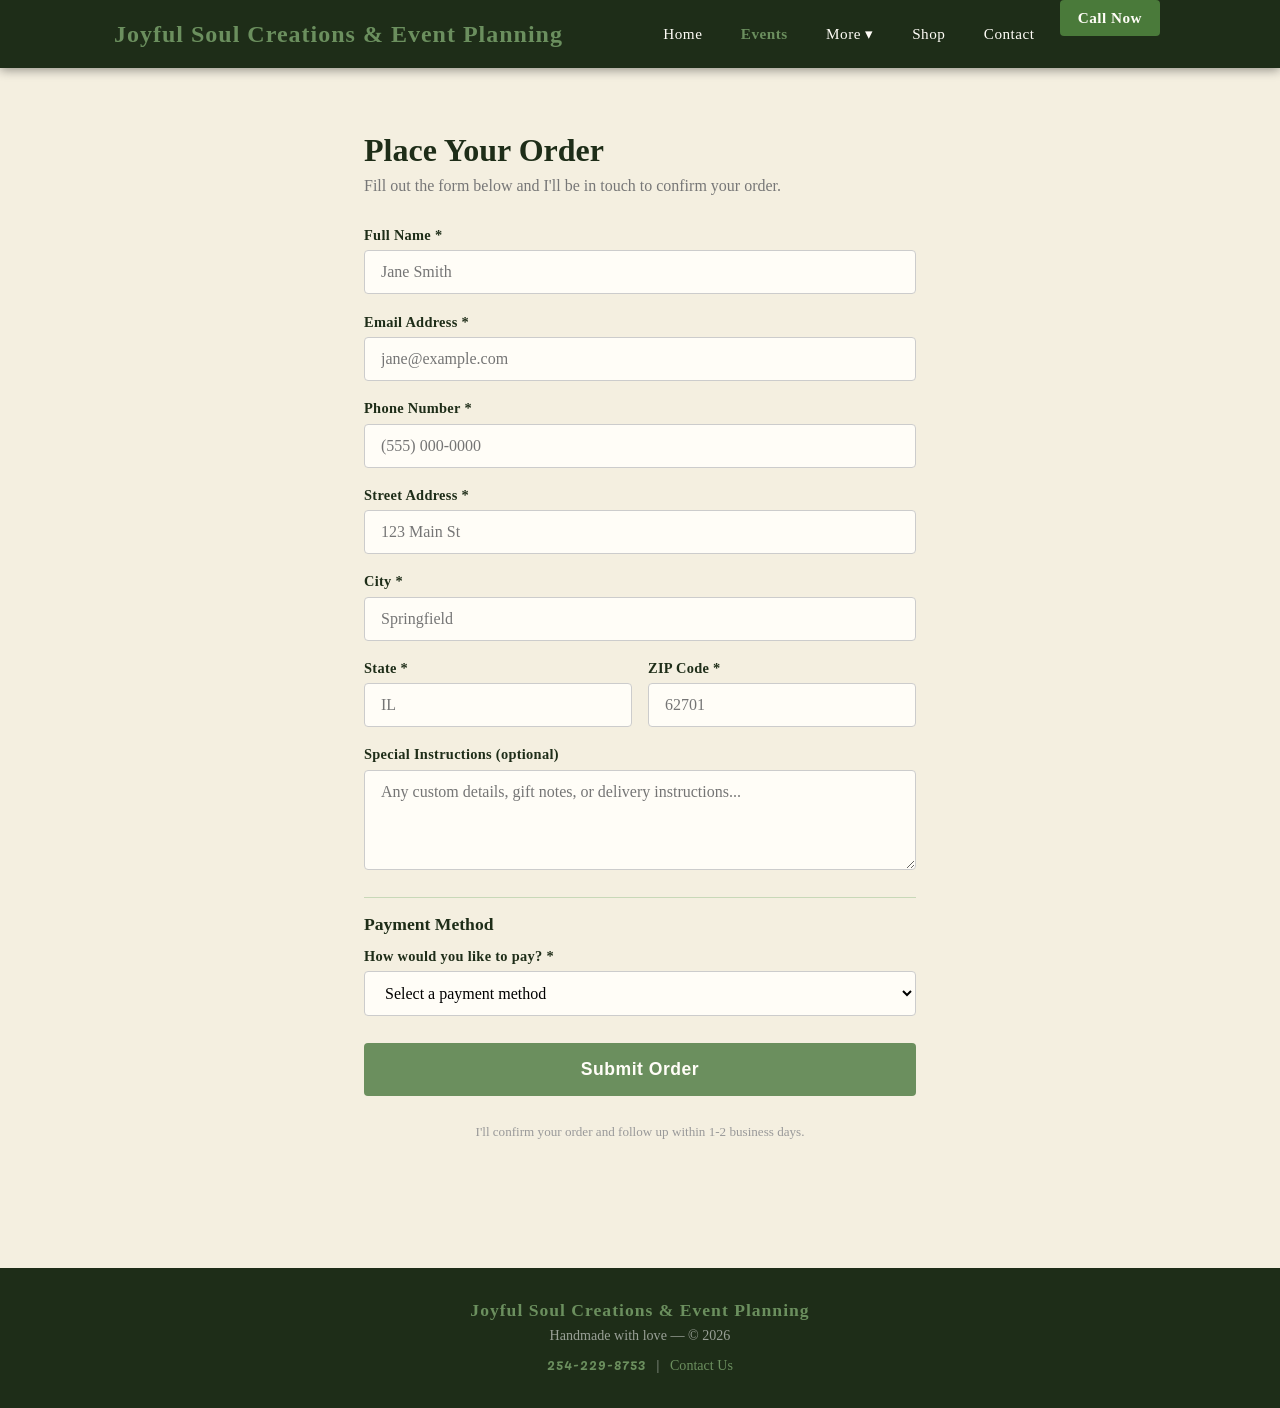
<file: order.html>
<!DOCTYPE html>
<html lang="en">
<head>
  <meta charset="UTF-8" />
  <meta name="viewport" content="width=device-width, initial-scale=1.0" />
  <title>Place Your Order | Joyful Soul Creations</title>
  <link rel="stylesheet" href="styles.css" />
  <!-- Google tag (gtag.js) -->
  <script async src="https://www.googletagmanager.com/gtag/js?id=G-D2JJH5NPGE"></script>
  <script>
    window.dataLayer = window.dataLayer || [];
    function gtag(){dataLayer.push(arguments);}
    gtag('js', new Date());
    gtag('config', 'G-D2JJH5NPGE');
  </script>
</head>
<body>

<!-- ===== HEADER / NAV ===== -->
<header>
  <nav>
    <a class="brand" href="index.html">Joyful Soul Creations &amp; Event Planning</a>
    <button class="hamburger" id="hamburger" aria-label="Open menu">&#9776;</button>
    <ul class="nav-links" id="nav-links">
      <li><a href="index.html">Home</a></li>
      <li><a href="events.html" class="nav-events-link">Events</a></li>
      <li class="has-dropdown">
        <a href="#">More ▾</a>
        <ul class="dropdown">
          <li><a href="creations.html">Popular Creations &amp; Pricing</a></li>
          <li><a href="quotes.html">Quotes on Unique Creations</a></li>
          <li><a href="careers.html">Careers</a></li>
          <li><a href="index.html#reviews">Reviews</a></li>
        </ul>
      </li>
      <li><a href="creations.html">Shop</a></li>
      <li><a href="events.html#contact">Contact</a></li>
      <li><a href="tel:2542298753" class="nav-call-btn">Call Now</a></li>
    </ul>
  </nav>
</header>

<!-- ===== ORDER FORM ===== -->
<div class="form-page">
  <h1>Place Your Order</h1>
  <p class="subtitle" id="order-subtitle">Fill out the form below and I'll be in touch to confirm your order.</p>

  <!--
    IMPORTANT: To receive these orders by email you need to connect this form
    to a service. Two easy free options:
      1. Formspree.io — create a free account, get your form endpoint,
         replace "YOUR_FORM_ID" in the action URL below.
      2. Netlify Forms — if you host on Netlify, just add netlify attribute.
    Replace the action below:
      action="https://formspree.io/f/mjgpggyv"
  -->
  <form action="https://formspree.io/f/mjgpggyv" method="POST">

    <!-- Hidden fields passed from product page -->
    <input type="hidden" name="Product" id="field-item" value="" />
    <input type="hidden" name="Price" id="field-price" value="" />

    <!-- Product summary (read-only display) -->
    <div class="form-group" id="product-summary" style="display:none;">
      <label>Item Ordered</label>
      <input type="text" id="display-item" readonly style="background:#f0ece4; cursor:default;" />
    </div>

    <!-- Contact Info -->
    <div class="form-group">
      <label for="full-name">Full Name *</label>
      <input type="text" id="full-name" name="Full Name" required placeholder="Jane Smith" />
    </div>

    <div class="form-group">
      <label for="email">Email Address *</label>
      <input type="email" id="email" name="Email" required placeholder="jane@example.com" />
    </div>

    <div class="form-group">
      <label for="phone">Phone Number *</label>
      <input type="tel" id="phone" name="Phone" required placeholder="(555) 000-0000" />
    </div>

    <!-- Shipping Address -->
    <div class="form-group">
      <label for="address">Street Address *</label>
      <input type="text" id="address" name="Street Address" required placeholder="123 Main St" />
    </div>

    <div class="form-group">
      <label for="city">City *</label>
      <input type="text" id="city" name="City" required placeholder="Springfield" />
    </div>

    <div style="display:grid; grid-template-columns:1fr 1fr; gap:1rem;">
      <div class="form-group">
        <label for="state">State *</label>
        <input type="text" id="state" name="State" required placeholder="IL" maxlength="2" />
      </div>
      <div class="form-group">
        <label for="zip">ZIP Code *</label>
        <input type="text" id="zip" name="ZIP" required placeholder="62701" />
      </div>
    </div>

    <div class="form-group">
      <label for="notes">Special Instructions (optional)</label>
      <textarea id="notes" name="Special Instructions" placeholder="Any custom details, gift notes, or delivery instructions..."></textarea>
    </div>

    <!-- Payment -->
    <div class="payment-section">
      <h3>Payment Method</h3>
      <div class="form-group">
        <label for="payment">How would you like to pay? *</label>
        <select id="payment" name="Payment Method" required>
          <option value="" disabled selected>Select a payment method</option>
          <option value="Venmo">Venmo</option>
          <option value="Cash App">Cash App</option>
          <option value="PayPal">PayPal</option>
          <option value="Zelle">Zelle</option>
          <option value="Square">Square</option>
          <option value="Cash">Cash (local pickup)</option>
        </select>
      </div>

      <!-- Payment info boxes — fill in YOUR handles below -->
      <div class="payment-info-box" id="pay-venmo">
        <h4>Send payment via Venmo</h4>
        <div class="payment-handle">@YourVenmoHandle</div>
        <a class="pay-link" href="https://venmo.com/YourVenmoHandle" target="_blank" rel="noopener">Open Venmo</a>
        <p class="pay-note">Please include your order name in the note. Payment is due within 24 hours of order confirmation.</p>
      </div>

      <div class="payment-info-box" id="pay-cashapp">
        <h4>Send payment via Cash App</h4>
        <div class="payment-handle">$YourCashTag</div>
        <a class="pay-link" href="https://cash.app/$YourCashTag" target="_blank" rel="noopener">Open Cash App</a>
        <p class="pay-note">Include your name and order item in the note.</p>
      </div>

      <div class="payment-info-box" id="pay-paypal">
        <h4>Send payment via PayPal</h4>
        <div class="payment-handle">your@email.com</div>
        <a class="pay-link" href="https://paypal.me/YourPayPalLink" target="_blank" rel="noopener">Pay with PayPal</a>
        <p class="pay-note">Please use "Friends &amp; Family" or note your order in the memo.</p>
      </div>

      <div class="payment-info-box" id="pay-zelle">
        <h4>Send payment via Zelle</h4>
        <div class="payment-handle">your@email.com &nbsp;or&nbsp; (555) 000-0000</div>
        <p class="pay-note">Send through your bank's Zelle feature. Include your name and order in the memo.</p>
      </div>

      <div class="payment-info-box" id="pay-square">
        <h4>Pay with Square</h4>
        <div class="payment-handle">Secure checkout link</div>
        <a class="pay-link" href="https://square.link/u/gCDimz6v" target="_blank" rel="noopener">Open Square Checkout</a>
        <p class="pay-note">Use this secure checkout link to complete payment. Please include your order name when prompted.</p>
      </div>

      <div class="payment-info-box" id="pay-cash">
        <h4>Cash — Local Pickup</h4>
        <p class="pay-note" style="font-size:0.95rem; color:#555;">We'll arrange a pickup location after your order is confirmed. Payment is collected at pickup.</p>
      </div>
    </div>

    <div class="form-submit">
      <button type="submit" class="btn">Submit Order</button>
    </div>
    <p class="form-note">I'll confirm your order and follow up within 1-2 business days.</p>
  </form>
</div>

<!-- ===== FOOTER ===== -->
<footer>
  <div class="brand">Joyful Soul Creations &amp; Event Planning</div>
  <p>Handmade with love &mdash; &copy; <span id="year"></span></p>
  <p style="margin-top:0.5rem;">
    <a href="tel:2542298753" class="phone-num" style="color:var(--gold);">254-229-8753</a>
    &nbsp;&nbsp;|&nbsp;&nbsp;
    <a href="events.html#contact" style="color:var(--gold);">Contact Us</a>
  </p>
</footer>

<a href="tel:2542298753" class="call-float">Call Now</a>

<script>
  const hamburger = document.getElementById('hamburger');
  const navLinks  = document.getElementById('nav-links');
  hamburger.addEventListener('click', () => {
    navLinks.classList.toggle('open');
    hamburger.textContent = navLinks.classList.contains('open') ? '✕' : '☰';
  });
  navLinks.querySelectorAll('a').forEach(a => a.addEventListener('click', () => {
    navLinks.classList.remove('open');
    hamburger.textContent = '☰';
  }));

  // Pull product info from URL params (e.g. order.html?item=Wood+Sign&price=$45.00)
  const params = new URLSearchParams(window.location.search);
  const item  = params.get('item');
  const price = params.get('price');

  if (item) {
    document.getElementById('field-item').value  = item;
    document.getElementById('display-item').value = price ? `${item} — ${price}` : item;
    document.getElementById('product-summary').style.display = 'flex';
    document.getElementById('order-subtitle').textContent =
      `You're ordering: ${item}${price ? ' ('+price+')' : ''}. Fill out the form below and I'll be in touch to confirm.`;
    if (price) document.getElementById('field-price').value = price;
  }

  document.getElementById('year').textContent = new Date().getFullYear();

  // Show payment info when method is selected
  const paymentSelect = document.getElementById('payment');
  const payBoxMap = {
    'Venmo':    'pay-venmo',
    'Cash App': 'pay-cashapp',
    'PayPal':   'pay-paypal',
    'Zelle':    'pay-zelle',
    'Square':   'pay-square',
    'Cash':     'pay-cash',
  };
  paymentSelect.addEventListener('change', function () {
    Object.values(payBoxMap).forEach(id => {
      const el = document.getElementById(id);
      if (el) el.classList.remove('visible');
    });
    const target = payBoxMap[this.value];
    if (target) document.getElementById(target).classList.add('visible');
  });
</script>
</body>
</html>
</file>
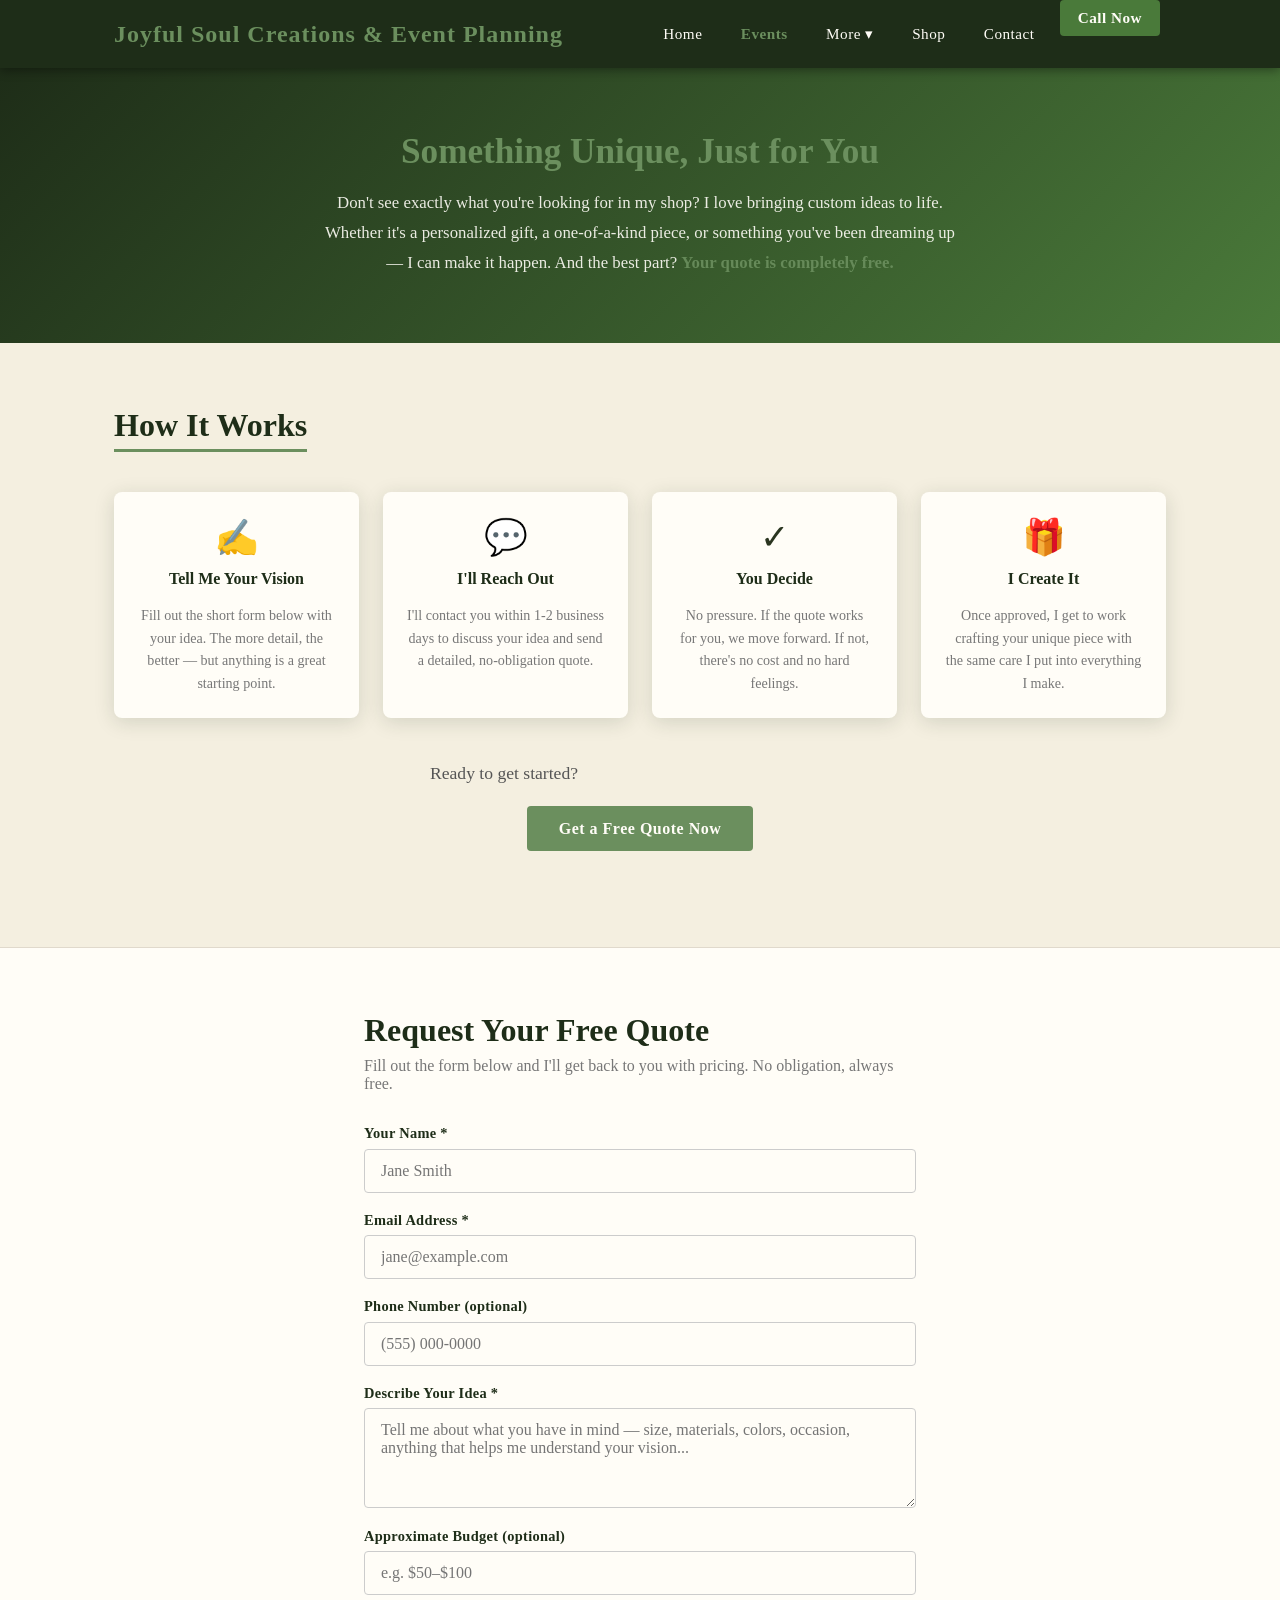
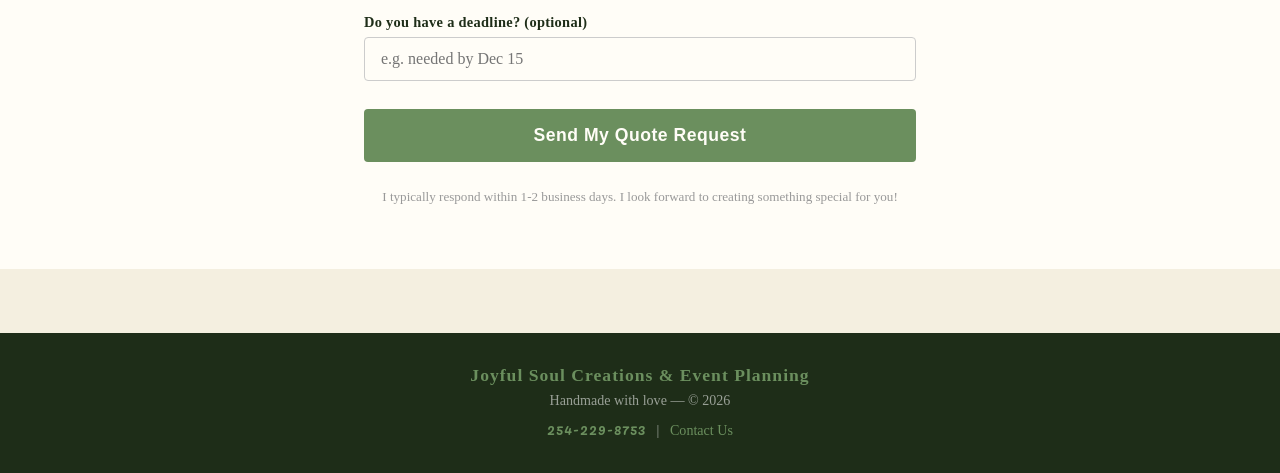
<file: quotes.html>
<!DOCTYPE html>
<html lang="en">
<head>
  <meta charset="UTF-8" />
  <meta name="viewport" content="width=device-width, initial-scale=1.0" />
  <title>Custom Quote | Joyful Soul Creations</title>
  <link rel="stylesheet" href="styles.css" />
  <!-- Google tag (gtag.js) -->
  <script async src="https://www.googletagmanager.com/gtag/js?id=G-D2JJH5NPGE"></script>
  <script>
    window.dataLayer = window.dataLayer || [];
    function gtag(){dataLayer.push(arguments);}
    gtag('js', new Date());
    gtag('config', 'G-D2JJH5NPGE');
  </script>
</head>
<body>

<!-- ===== HEADER / NAV ===== -->
<header>
  <nav>
    <a class="brand" href="index.html">Joyful Soul Creations &amp; Event Planning</a>
    <button class="hamburger" id="hamburger" aria-label="Open menu">&#9776;</button>
    <ul class="nav-links" id="nav-links">
      <li><a href="index.html">Home</a></li>
      <li><a href="events.html" class="nav-events-link">Events</a></li>
      <li class="has-dropdown">
        <a href="#">More ▾</a>
        <ul class="dropdown">
          <li><a href="creations.html">Popular Creations &amp; Pricing</a></li>
          <li><a href="quotes.html">Quotes on Unique Creations</a></li>
          <li><a href="careers.html">Careers</a></li>
          <li><a href="index.html#reviews">Reviews</a></li>
        </ul>
      </li>
      <li><a href="creations.html">Shop</a></li>
      <li><a href="events.html#contact">Contact</a></li>
      <li><a href="tel:2542298753" class="nav-call-btn">Call Now</a></li>
    </ul>
  </nav>
</header>

<!-- ===== HERO ===== -->
<div style="background:linear-gradient(135deg, var(--dark) 0%, var(--accent) 100%); color:var(--white); padding:4rem 1.5rem; text-align:center;">
  <h1 style="color:var(--gold); font-size:2.2rem; margin-bottom:1rem;">Something Unique, Just for You</h1>
  <p style="max-width:640px; margin:0 auto; font-size:1.05rem; line-height:1.8; opacity:0.9;">
    Don't see exactly what you're looking for in my shop? I love bringing custom ideas to life.
    Whether it's a personalized gift, a one-of-a-kind piece, or something you've been dreaming up —
    I can make it happen. And the best part? <strong style="color:var(--gold);">Your quote is completely free.</strong>
  </p>
</div>

<!-- ===== HOW IT WORKS ===== -->
<section class="section">
  <h2 class="section-title">How It Works</h2>
  <div class="perks" style="margin-top:2rem;">
    <div class="perk">
      <div class="perk-icon">&#9997;</div>
      <h3>Tell Me Your Vision</h3>
      <p>Fill out the short form below with your idea. The more detail, the better — but anything is a great starting point.</p>
    </div>
    <div class="perk">
      <div class="perk-icon">&#128172;</div>
      <h3>I'll Reach Out</h3>
      <p>I'll contact you within 1-2 business days to discuss your idea and send a detailed, no-obligation quote.</p>
    </div>
    <div class="perk">
      <div class="perk-icon">&#10003;</div>
      <h3>You Decide</h3>
      <p>No pressure. If the quote works for you, we move forward. If not, there's no cost and no hard feelings.</p>
    </div>
    <div class="perk">
      <div class="perk-icon">&#127873;</div>
      <h3>I Create It</h3>
      <p>Once approved, I get to work crafting your unique piece with the same care I put into everything I make.</p>
    </div>
  </div>

  <!-- CTA LINK -->
  <div style="text-align:center; margin:2rem 0;">
    <p style="font-size:1.1rem; color:#555; margin-bottom:1rem;">Ready to get started?</p>
    <a href="#quote-form" class="btn">Get a Free Quote Now</a>
  </div>
</section>

<!-- ===== QUOTE FORM ===== -->
<div style="background:var(--white); border-top:1px solid #e0d9cc;">
  <div class="form-page" id="quote-form">
    <h1>Request Your Free Quote</h1>
    <p class="subtitle">Fill out the form below and I'll get back to you with pricing. No obligation, always free.</p>

    <!--
      IMPORTANT: Replace "YOUR_FORM_ID" with your actual Formspree endpoint.
      Sign up free at formspree.io, create a form, and paste your ID here.
      Or replace the entire action with your preferred form handler.
      Change the email in formspree to your business email.
    -->
    <form action="https://formspree.io/f/mjgpggyv" method="POST">
      <input type="hidden" name="_subject" value="New Custom Quote Request" />

      <div class="form-group">
        <label for="q-name">Your Name *</label>
        <input type="text" id="q-name" name="Name" required placeholder="Jane Smith" />
      </div>

      <div class="form-group">
        <label for="q-email">Email Address *</label>
        <input type="email" id="q-email" name="Email" required placeholder="jane@example.com" />
      </div>

      <div class="form-group">
        <label for="q-phone">Phone Number (optional)</label>
        <input type="tel" id="q-phone" name="Phone" placeholder="(555) 000-0000" />
      </div>

      <div class="form-group">
        <label for="q-idea">Describe Your Idea *</label>
        <textarea id="q-idea" name="Idea" required placeholder="Tell me about what you have in mind — size, materials, colors, occasion, anything that helps me understand your vision..."></textarea>
      </div>

      <div class="form-group">
        <label for="q-budget">Approximate Budget (optional)</label>
        <input type="text" id="q-budget" name="Budget" placeholder="e.g. $50–$100" />
      </div>

      <div class="form-group">
        <label for="q-deadline">Do you have a deadline? (optional)</label>
        <input type="text" id="q-deadline" name="Deadline" placeholder="e.g. needed by Dec 15" />
      </div>

      <div class="form-submit">
        <button type="submit" class="btn">Send My Quote Request</button>
      </div>
      <p class="form-note">I typically respond within 1-2 business days. I look forward to creating something special for you!</p>
    </form>
  </div>
</div>

<!-- ===== FOOTER ===== -->
<footer>
  <div class="brand">Joyful Soul Creations &amp; Event Planning</div>
  <p>Handmade with love &mdash; &copy; <span id="year"></span></p>
  <p style="margin-top:0.5rem;">
    <a href="tel:2542298753" class="phone-num" style="color:var(--gold);">254-229-8753</a>
    &nbsp;&nbsp;|&nbsp;&nbsp;
    <a href="events.html#contact" style="color:var(--gold);">Contact Us</a>
  </p>
</footer>

<a href="tel:2542298753" class="call-float">Call Now</a>

<script>
  document.getElementById('year').textContent = new Date().getFullYear();
  const hamburger = document.getElementById('hamburger');
  const navLinks  = document.getElementById('nav-links');
  hamburger.addEventListener('click', () => {
    navLinks.classList.toggle('open');
    hamburger.textContent = navLinks.classList.contains('open') ? '✕' : '☰';
  });
  navLinks.querySelectorAll('a').forEach(a => a.addEventListener('click', () => {
    navLinks.classList.remove('open');
    hamburger.textContent = '☰';
  }));
</script>
</body>
</html>
</file>
<file: styles.css>
@import url('https://fonts.googleapis.com/css2?family=Pacifico&display=swap');

/* ===================== GLOBAL RESET & BASE ===================== */
*, *::before, *::after { box-sizing: border-box; margin: 0; padding: 0; }

:root {
  --gold:    #6b8f5e;
  --dark:    #1e2d18;
  --mid:     #2d4424;
  --light:   #f4efe0;
  --white:   #fffdf7;
  --accent:  #4a7a3a;
  --text:    #2a3520;
  --shadow:  0 4px 20px rgba(30,45,24,0.15);
}

body {
  font-family: 'Georgia', serif;
  color: var(--text);
  background: var(--light);
  min-height: 100vh;
}

a { color: inherit; text-decoration: none; }
img { max-width: 100%; display: block; }

/* ===================== HEADER & NAV ===================== */
header {
  background: var(--dark);
  color: var(--white);
  position: sticky;
  top: 0;
  z-index: 1000;
  box-shadow: 0 2px 10px rgba(0,0,0,0.4);
}

nav {
  max-width: 1100px;
  margin: 0 auto;
  display: flex;
  align-items: center;
  justify-content: space-between;
  padding: 0 1.5rem;
  height: 68px;
}

.brand {
  font-size: 1.5rem;
  font-weight: bold;
  color: var(--gold);
  letter-spacing: 1px;
}

.nav-links {
  list-style: none;
  display: flex;
  gap: 0;
}

.nav-links > li {
  position: relative;
}

.nav-links > li > a {
  display: block;
  padding: 0 1.2rem;
  height: 68px;
  line-height: 68px;
  color: var(--white);
  font-size: 0.95rem;
  letter-spacing: 0.5px;
  transition: background 0.2s, color 0.2s;
  white-space: nowrap;
}

.nav-links > li:hover > a,
.nav-links > li > a.active {
  background: var(--mid);
  color: var(--gold);
}

/* Dropdown */
.dropdown {
  display: none;
  position: absolute;
  top: 68px;
  left: 0;
  background: var(--mid);
  min-width: 220px;
  border-top: 2px solid var(--gold);
  box-shadow: var(--shadow);
  list-style: none;
}

.nav-links > li:hover .dropdown { display: block; }

.dropdown li a {
  display: block;
  padding: 0.85rem 1.4rem;
  color: var(--white);
  font-size: 0.9rem;
  border-bottom: 1px solid rgba(255,255,255,0.06);
  transition: background 0.2s, color 0.2s;
}

.dropdown li a:hover {
  background: var(--dark);
  color: var(--gold);
}

/* ===================== HERO ===================== */
.hero {
  background: linear-gradient(135deg, var(--dark) 0%, var(--accent) 100%);
  color: var(--white);
  text-align: center;
  padding: 6rem 1.5rem 5rem;
}

.hero h1 {
  font-size: clamp(2rem, 5vw, 3.5rem);
  color: var(--gold);
  margin-bottom: 1rem;
  line-height: 1.2;
}

.hero p {
  font-size: clamp(1rem, 2.5vw, 1.3rem);
  max-width: 680px;
  margin: 0 auto 2rem;
  line-height: 1.7;
  opacity: 0.92;
}

.btn {
  display: inline-block;
  padding: 0.85rem 2rem;
  background: var(--gold);
  color: var(--white);
  font-size: 1rem;
  font-weight: bold;
  border-radius: 4px;
  border: none;
  cursor: pointer;
  transition: opacity 0.2s, transform 0.15s;
  letter-spacing: 0.5px;
}

.btn:hover { opacity: 0.88; transform: translateY(-2px); }

/* ===================== SECTIONS ===================== */
.section {
  max-width: 1100px;
  margin: 0 auto;
  padding: 4rem 1.5rem;
}

.section-title {
  font-size: 2rem;
  color: var(--dark);
  margin-bottom: 0.5rem;
  border-bottom: 3px solid var(--gold);
  display: inline-block;
  padding-bottom: 0.3rem;
}

.soul-bg-text {
  color: var(--light);
}

.section p {
  font-size: 1.05rem;
  line-height: 1.8;
  color: #555;
  max-width: 780px;
  margin-top: 1rem;
}

/* About strip */
.about-strip {
  background: var(--white);
  border-top: 1px solid #c8d8b8;
  border-bottom: 1px solid #c8d8b8;
}

.about-inner {
  max-width: 1100px;
  margin: 0 auto;
  padding: 4rem 1.5rem;
  display: flex;
  gap: 3rem;
  align-items: center;
}

.about-photo {
  width: 200px;
  height: 200px;
  border-radius: 50%;
  object-fit: cover;
  border: 4px solid var(--gold);
  flex-shrink: 0;
  background: #ccc;
}

.about-photo-placeholder {
  width: 200px;
  height: 200px;
  border-radius: 50%;
  background: var(--mid);
  display: flex;
  align-items: center;
  justify-content: center;
  border: 4px solid var(--gold);
  flex-shrink: 0;
  color: var(--gold);
  font-size: 0.85rem;
  text-align: center;
  padding: 1rem;
}

.about-text h2 { font-size: 1.8rem; color: var(--dark); margin-bottom: 1rem; }
.about-text p  { font-size: 1.05rem; line-height: 1.8; color: #555; margin-top: 0; }

/* ===================== CREATIONS GRID ===================== */
.grid {
  display: grid;
  grid-template-columns: repeat(auto-fill, minmax(280px, 1fr));
  gap: 2rem;
  margin-top: 2rem;
}

.card {
  background: var(--white);
  border-radius: 8px;
  overflow: hidden;
  box-shadow: var(--shadow);
  transition: transform 0.2s, box-shadow 0.2s;
  display: flex;
  flex-direction: column;
}

.card:hover { transform: translateY(-4px); box-shadow: 0 8px 30px rgba(0,0,0,0.2); }

.card-img {
  width: 100%;
  height: 220px;
  object-fit: cover;
  background: #c8d8b8;
}

.featured-product-img {
  object-fit: contain;
  background: #f7f3ea;
}

.card-img-placeholder {
  width: 100%;
  height: 220px;
  background: linear-gradient(135deg, #2d4424 0%, #4a7a3a 60%, #6b8f5e 100%);
  display: flex;
  align-items: center;
  justify-content: center;
  position: relative;
  overflow: hidden;
}

.card-img-placeholder::before {
  content: '';
  position: absolute;
  inset: 0;
  background: repeating-linear-gradient(
    45deg,
    transparent,
    transparent 18px,
    rgba(255,255,255,0.04) 18px,
    rgba(255,255,255,0.04) 36px
  );
}

.cs-inner {
  text-align: center;
  z-index: 1;
  display: flex;
  flex-direction: column;
  align-items: center;
  gap: 0.4rem;
}

.cs-icon {
  font-size: 2rem;
  color: var(--gold);
  opacity: 0.9;
  animation: pulse 2.5s ease-in-out infinite;
}

.cs-label {
  font-size: 0.85rem;
  font-weight: bold;
  letter-spacing: 2px;
  text-transform: uppercase;
  color: rgba(255,255,255,0.7);
}

.cs-sub {
  font-size: 1.1rem;
  font-weight: bold;
  color: var(--gold);
  letter-spacing: 1px;
}

@keyframes pulse {
  0%, 100% { opacity: 0.9; transform: scale(1); }
  50%       { opacity: 1;   transform: scale(1.15); }
}

.card.coming-soon { opacity: 1; }

.card-body {
  padding: 1.2rem;
  flex: 1;
  display: flex;
  flex-direction: column;
  gap: 0.6rem;
}

.card-title { font-size: 1.1rem; font-weight: bold; color: var(--dark); }
.card-price { font-size: 1.25rem; color: var(--accent); font-weight: bold; }
.card-desc  { font-size: 0.9rem; color: #777; flex: 1; }

.card-body .btn { margin-top: 0.5rem; text-align: center; }

.card.coming-soon { opacity: 0.75; }

.coming-soon-badge {
  display: inline-block;
  background: linear-gradient(135deg, var(--gold), var(--accent));
  color: var(--white);
  font-size: 0.78rem;
  font-weight: bold;
  letter-spacing: 1px;
  text-transform: uppercase;
  padding: 0.3rem 0.8rem;
  border-radius: 20px;
  margin-top: 0.3rem;
}

/* ===================== INFO BANNER ===================== */
.banner {
  background: var(--dark);
  color: var(--white);
  text-align: center;
  padding: 3.5rem 1.5rem;
}

.banner h2 { font-size: 1.8rem; color: var(--gold); margin-bottom: 1rem; }
.banner p  { font-size: 1.05rem; max-width: 620px; margin: 0 auto 1.8rem; line-height: 1.7; opacity: 0.9; }

/* ===================== FORMS ===================== */
.form-page {
  max-width: 600px;
  margin: 4rem auto;
  padding: 0 1.5rem 4rem;
}

.form-page h1 { font-size: 2rem; color: var(--dark); margin-bottom: 0.5rem; }
.form-page .subtitle { color: #777; margin-bottom: 2rem; font-size: 1rem; }

form { display: flex; flex-direction: column; gap: 1.2rem; }

.form-group { display: flex; flex-direction: column; gap: 0.4rem; }

label {
  font-size: 0.9rem;
  font-weight: bold;
  color: var(--dark);
  letter-spacing: 0.3px;
}

input, select, textarea {
  padding: 0.75rem 1rem;
  border: 1.5px solid #ccc;
  border-radius: 4px;
  font-size: 1rem;
  font-family: inherit;
  background: var(--white);
  transition: border-color 0.2s;
}

input:focus, select:focus, textarea:focus {
  outline: none;
  border-color: var(--gold);
}

textarea { resize: vertical; min-height: 100px; }

.form-submit { margin-top: 0.5rem; }
.form-submit .btn { width: 100%; font-size: 1.1rem; padding: 1rem; }

.form-note {
  font-size: 0.82rem;
  color: #999;
  text-align: center;
  margin-top: 0.5rem;
}

/* Payment section styling */
.payment-section {
  border-top: 1px solid #c8d8b8;
  padding-top: 1rem;
  margin-top: 0.5rem;
}

.payment-info-box {
  display: none;
  background: linear-gradient(135deg, #eaf2e4, #f2f0e4);
  border: 1.5px solid var(--gold);
  border-radius: 8px;
  padding: 1.2rem 1.4rem;
  margin-top: 1rem;
}

.payment-info-box.visible { display: block; }

.payment-info-box h4 {
  font-size: 1rem;
  color: var(--dark);
  margin-bottom: 0.5rem;
}

.payment-handle {
  font-size: 1.15rem;
  font-weight: bold;
  color: var(--accent);
  word-break: break-all;
}

.payment-info-box a.pay-link {
  display: inline-block;
  margin-top: 0.8rem;
  padding: 0.6rem 1.4rem;
  background: var(--gold);
  color: var(--white);
  border-radius: 4px;
  font-weight: bold;
  font-size: 0.95rem;
  transition: opacity 0.2s;
}

.payment-info-box a.pay-link:hover { opacity: 0.85; }

.payment-info-box .pay-note {
  font-size: 0.82rem;
  color: #888;
  margin-top: 0.6rem;
}

.payment-section h3 {
  font-size: 1.1rem;
  color: var(--dark);
  margin-bottom: 0.8rem;
}

/* ===================== CAREERS PAGE ===================== */
.perks {
  display: grid;
  grid-template-columns: repeat(auto-fill, minmax(220px, 1fr));
  gap: 1.5rem;
  margin: 2.5rem 0;
}

.perk {
  background: var(--white);
  border-radius: 8px;
  padding: 1.5rem;
  box-shadow: var(--shadow);
  text-align: center;
}

.perk-icon { font-size: 2.2rem; margin-bottom: 0.8rem; }
.perk h3   { font-size: 1rem; color: var(--dark); margin-bottom: 0.5rem; }
.perk p    { font-size: 0.88rem; color: #777; line-height: 1.6; }

/* ===================== REVIEWS ===================== */
.review-form-wrap {
  background: var(--white);
  border-radius: 10px;
  padding: 2rem;
  box-shadow: var(--shadow);
  max-width: 560px;
  margin: 2rem 0 2.5rem;
}

.review-form-title {
  font-size: 1.25rem;
  color: var(--dark);
  margin-bottom: 1.2rem;
  border-bottom: 2px solid var(--gold);
  padding-bottom: 0.4rem;
  display: inline-block;
}

.review-form { display: flex; flex-direction: column; gap: 1rem; }

.star-picker {
  display: flex;
  gap: 0.3rem;
  margin-top: 0.3rem;
  cursor: pointer;
}

.star-picker span {
  font-size: 2rem;
  color: #ccc;
  transition: color 0.15s, transform 0.1s;
  line-height: 1;
}

.star-picker span:hover,
.star-picker span.active { color: #f5a623; transform: scale(1.15); }

.review-error {
  color: #c0392b;
  font-size: 0.88rem;
  background: #fdf0ef;
  border: 1px solid #e8b4b0;
  border-radius: 4px;
  padding: 0.5rem 0.8rem;
}

.review-list {
  display: grid;
  grid-template-columns: repeat(auto-fill, minmax(280px, 1fr));
  gap: 1.5rem;
  margin-top: 1rem;
}

.review-card {
  background: var(--white);
  border-radius: 8px;
  padding: 1.3rem 1.4rem;
  box-shadow: var(--shadow);
  border-left: 4px solid var(--gold);
}

.review-header {
  display: flex;
  align-items: center;
  flex-wrap: wrap;
  gap: 0.5rem;
  margin-bottom: 0.7rem;
}

.review-name {
  font-weight: bold;
  color: var(--dark);
  font-size: 0.95rem;
}

.review-stars { font-size: 1rem; line-height: 1; }
.star-filled { color: #f5a623; }
.star-empty  { color: #ddd; }

.review-date {
  font-size: 0.78rem;
  color: #aaa;
  margin-left: auto;
}

.review-body {
  font-size: 0.92rem;
  color: #555;
  line-height: 1.7;
  margin: 0;
}

.no-reviews-msg {
  color: #aaa;
  font-style: italic;
  margin-top: 1.5rem;
  font-size: 0.95rem;
}

/* ===================== FOOTER ===================== */
footer {
  background: var(--dark);
  color: rgba(255,255,255,0.55);
  text-align: center;
  padding: 2rem 1.5rem;
  font-size: 0.88rem;
}

footer .brand { color: var(--gold); font-size: 1.1rem; margin-bottom: 0.4rem; }

/* ===================== ACCOUNT BAR ===================== */
.account-bar {
  background: var(--mid);
  color: var(--white);
  padding: 0.55rem 1.5rem;
  display: flex;
  align-items: center;
  justify-content: flex-end;
  gap: 1rem;
  font-size: 0.88rem;
  flex-wrap: wrap;
}

.account-bar-guest { background: #2a3a1e; }

.account-signout {
  background: rgba(255,255,255,0.15);
  border: none;
  color: var(--white);
  padding: 0.3rem 0.9rem;
  border-radius: 4px;
  cursor: pointer;
  font-size: 0.85rem;
  transition: background 0.2s;
}
.account-signout:hover { background: rgba(255,255,255,0.25); }

.account-signin-link {
  background: var(--gold);
  color: var(--white);
  padding: 0.3rem 0.9rem;
  border-radius: 4px;
  font-size: 0.85rem;
  font-weight: bold;
  transition: opacity 0.2s;
}
.account-signin-link:hover { opacity: 0.85; }

/* ===================== AUTH TABS ===================== */
.auth-tabs {
  display: flex;
  gap: 0;
  border-bottom: 2px solid #ddd;
  margin-bottom: 0;
}

.auth-tab {
  flex: 1;
  padding: 0.8rem;
  background: none;
  border: none;
  font-size: 1rem;
  font-family: inherit;
  cursor: pointer;
  color: #888;
  font-weight: bold;
  border-bottom: 3px solid transparent;
  margin-bottom: -2px;
  transition: color 0.2s, border-color 0.2s;
}
.auth-tab.active { color: var(--dark); border-bottom-color: var(--gold); }
.auth-tab:hover  { color: var(--dark); }

/* ===================== OWNER DASHBOARD ===================== */
.dash-header {
  background: var(--dark);
  color: var(--white);
  padding: 2rem 1.5rem;
  display: flex;
  align-items: center;
  justify-content: space-between;
  flex-wrap: wrap;
  gap: 1rem;
}

.dash-stats {
  display: flex;
  gap: 1rem;
  margin-bottom: 2rem;
  flex-wrap: wrap;
}

.stat-card {
  background: var(--white);
  border-radius: 8px;
  padding: 1.2rem 1.8rem;
  box-shadow: var(--shadow);
  text-align: center;
  min-width: 110px;
  border-top: 4px solid var(--gold);
}
.stat-card.pending { border-top-color: #f5a623; }
.stat-card.done    { border-top-color: #4caf50; }

.stat-num   { font-size: 2rem; font-weight: bold; color: var(--dark); }
.stat-label { font-size: 0.82rem; color: #888; margin-top: 0.2rem; }

.filter-btn {
  padding: 0.5rem 1.2rem;
  border: 2px solid #ddd;
  border-radius: 20px;
  background: none;
  font-size: 0.88rem;
  font-family: inherit;
  cursor: pointer;
  transition: all 0.2s;
  color: #666;
}
.filter-btn.active, .filter-btn:hover {
  background: var(--dark);
  border-color: var(--dark);
  color: var(--white);
}

.order-card {
  background: var(--white);
  border-radius: 8px;
  padding: 1.3rem 1.5rem;
  box-shadow: var(--shadow);
  margin-bottom: 1rem;
  border-left: 4px solid #f5a623;
  transition: opacity 0.2s;
}
.order-card.order-done { border-left-color: #4caf50; opacity: 0.8; }

.order-card-top {
  display: flex;
  justify-content: space-between;
  align-items: flex-start;
  gap: 1rem;
  flex-wrap: wrap;
  margin-bottom: 0.6rem;
}

.order-customer-name { font-size: 1.05rem; font-weight: bold; color: var(--dark); }
.order-meta          { font-size: 0.85rem; color: #888; margin-top: 0.15rem; }
.order-product-line  { font-size: 0.95rem; color: var(--accent); font-weight: bold; margin-bottom: 0.6rem; }

.order-footer {
  display: flex;
  align-items: center;
  justify-content: space-between;
  flex-wrap: wrap;
  gap: 0.5rem;
}

.order-date { font-size: 0.8rem; color: #bbb; }

.order-toggle-btn {
  font-size: 0.82rem;
  padding: 0.4rem 1rem;
}

.order-badge {
  display: inline-block;
  padding: 0.25rem 0.7rem;
  border-radius: 20px;
  font-size: 0.75rem;
  font-weight: bold;
  text-transform: uppercase;
  letter-spacing: 0.5px;
  white-space: nowrap;
}
.badge-pending { background: #fff3e0; color: #e65100; }
.badge-done    { background: #e8f5e9; color: #2e7d32; }

/* ===================== CONGRATS MODAL ===================== */
.congrats-overlay {
  position: fixed;
  inset: 0;
  background: rgba(0,0,0,0.55);
  display: flex;
  align-items: center;
  justify-content: center;
  z-index: 9999;
  padding: 1.5rem;
}

.congrats-box {
  background: var(--white);
  border-radius: 14px;
  padding: 2.5rem 2rem;
  max-width: 420px;
  width: 100%;
  text-align: center;
  box-shadow: 0 20px 60px rgba(0,0,0,0.3);
  animation: popIn 0.35s cubic-bezier(0.34,1.56,0.64,1);
}

@keyframes popIn {
  from { transform: scale(0.7); opacity: 0; }
  to   { transform: scale(1);   opacity: 1; }
}

.congrats-icon { font-size: 3.5rem; margin-bottom: 0.8rem; }

.congrats-title {
  font-size: 1.8rem;
  color: var(--dark);
  margin-bottom: 1rem;
}

.congrats-msg {
  font-size: 1rem;
  color: #555;
  line-height: 1.7;
  margin-bottom: 1.5rem;
}

/* ===================== PHONE NUMBER BUBBLE FONT ===================== */
.phone-num {
  font-family: 'Pacifico', cursive;
  letter-spacing: 1px;
}

/* ===================== CALL BUTTON (NAV) ===================== */
.nav-call-btn {
  background: var(--accent) !important;
  color: var(--white) !important;
  border-radius: 4px;
  font-weight: bold;
  padding: 0.45rem 1.1rem !important;
  height: auto !important;
  line-height: 1.4 !important;
  align-self: center;
  margin: 0 0.4rem;
  white-space: nowrap;
}
.nav-call-btn:hover {
  opacity: 0.88 !important;
  background: var(--accent) !important;
  transform: translateY(-1px);
}

.nav-events-link {
  color: var(--gold) !important;
  font-weight: bold;
}

/* Floating call button (mobile) */
.call-float {
  position: fixed;
  bottom: 1.5rem;
  right: 1.5rem;
  background: var(--accent);
  color: var(--white);
  padding: 0.9rem 1.6rem;
  border-radius: 50px;
  font-weight: bold;
  font-size: 1rem;
  box-shadow: 0 4px 20px rgba(0,0,0,0.3);
  z-index: 8000;
  transition: opacity 0.2s, transform 0.15s;
  letter-spacing: 0.3px;
}
.call-float:hover { opacity: 0.9; transform: translateY(-2px); }
@media (min-width: 769px) { .call-float { display: none; } }

/* ===================== EVENTS PAGE ===================== */
.events-hero {
  background: linear-gradient(135deg, var(--dark) 0%, var(--accent) 100%);
  color: var(--white);
  text-align: center;
  padding: 7rem 1.5rem 5.5rem;
}
.events-hero h1 {
  font-size: clamp(2.2rem, 5vw, 4rem);
  color: var(--gold);
  margin-bottom: 1.2rem;
  line-height: 1.2;
}
.events-hero p {
  font-size: clamp(1rem, 2.5vw, 1.25rem);
  max-width: 720px;
  margin: 0 auto 2.5rem;
  line-height: 1.8;
  opacity: 0.92;
}
.hero-cta-group {
  display: flex;
  gap: 1rem;
  justify-content: center;
  flex-wrap: wrap;
}
.btn-outline {
  display: inline-block;
  padding: 0.85rem 2rem;
  border: 2px solid var(--gold);
  color: var(--gold);
  font-size: 1rem;
  font-weight: bold;
  border-radius: 4px;
  cursor: pointer;
  transition: background 0.2s, color 0.2s, transform 0.15s;
  letter-spacing: 0.5px;
}
.btn-outline:hover { background: var(--gold); color: var(--white); transform: translateY(-2px); }

.service-card {
  background: var(--white);
  border-radius: 10px;
  padding: 2rem 1.5rem;
  box-shadow: var(--shadow);
  text-align: center;
  transition: transform 0.2s, box-shadow 0.2s;
  border-top: 4px solid var(--gold);
  display: flex;
  flex-direction: column;
  align-items: center;
}
.service-card:hover { transform: translateY(-5px); box-shadow: 0 10px 35px rgba(0,0,0,0.15); }
.service-icon { font-size: 3rem; margin-bottom: 1rem; }
.service-card h3 { font-size: 1.2rem; color: var(--dark); margin-bottom: 0.7rem; }
.service-card p { font-size: 0.93rem; color: #666; line-height: 1.7; margin: 0; max-width: none; }

.dark-section {
  background: linear-gradient(135deg, var(--dark) 0%, var(--mid) 100%);
  color: var(--white);
  padding: 5rem 1.5rem;
}
.dark-section .section-title { color: var(--gold); border-bottom-color: var(--gold); }
.dark-section .card { border-top: 4px solid var(--gold); }

.contact-section {
  background: linear-gradient(135deg, var(--dark) 0%, var(--mid) 100%);
  color: var(--white);
  padding: 5rem 1.5rem;
}
.contact-inner {
  max-width: 1100px;
  margin: 0 auto;
  display: grid;
  grid-template-columns: 1fr 1fr;
  gap: 4rem;
  align-items: start;
}
.contact-info h2 { font-size: 2.2rem; color: var(--gold); margin-bottom: 1rem; }
.contact-info > p {
  font-size: 1.05rem;
  line-height: 1.8;
  opacity: 0.9;
  margin-top: 1rem;
  color: var(--white);
  max-width: none;
}
.contact-phone {
  display: flex;
  align-items: center;
  gap: 0.8rem;
  margin-top: 2rem;
  font-size: 1.6rem;
  font-weight: bold;
}
.contact-phone a { color: var(--gold); transition: opacity 0.2s; }
.contact-phone a:hover { opacity: 0.8; }
.contact-call-btn {
  display: inline-flex;
  align-items: center;
  gap: 0.6rem;
  margin-top: 1.5rem;
  background: var(--gold);
  color: var(--white);
  padding: 1rem 2rem;
  border-radius: 4px;
  font-weight: bold;
  font-size: 1.1rem;
  transition: opacity 0.2s, transform 0.15s;
}
.contact-call-btn:hover { opacity: 0.88; transform: translateY(-2px); }
.contact-form-wrap {
  background: var(--white);
  border-radius: 12px;
  padding: 2rem;
  box-shadow: 0 10px 40px rgba(0,0,0,0.2);
}
.contact-form-wrap h3 {
  font-size: 1.4rem;
  color: var(--dark);
  margin-bottom: 1.5rem;
  border-bottom: 2px solid var(--gold);
  padding-bottom: 0.4rem;
  display: inline-block;
}
@media (max-width: 768px) {
  .contact-inner { grid-template-columns: 1fr; gap: 2.5rem; }
  .events-hero { padding: 5rem 1.5rem 4rem; }
}

/* ===================== HAMBURGER ===================== */
.hamburger {
  display: none;
  background: none;
  border: none;
  color: var(--white);
  font-size: 1.8rem;
  cursor: pointer;
  padding: 0.2rem 0.4rem;
  line-height: 1;
  transition: color 0.2s;
}
.hamburger:hover { color: var(--gold); }

/* ===================== RESPONSIVE ===================== */
@media (max-width: 768px) {
  .hamburger { display: block; }

  .nav-links {
    display: none;
    flex-direction: column;
    position: absolute;
    top: 68px;
    left: 0;
    right: 0;
    background: var(--dark);
    border-top: 2px solid var(--gold);
    box-shadow: 0 8px 24px rgba(0,0,0,0.35);
    z-index: 999;
    padding-bottom: 0.5rem;
  }

  .nav-links.open { display: flex; }

  .nav-links > li > a {
    height: auto;
    line-height: 1.4;
    padding: 0.9rem 1.5rem;
    border-bottom: 1px solid rgba(255,255,255,0.07);
  }

  /* Hide the "Menu ▾" parent — show its children directly */
  .has-dropdown > a { display: none; }

  .dropdown {
    display: block;
    position: static;
    border: none;
    box-shadow: none;
    min-width: 0;
    background: var(--mid);
  }

  .dropdown li a { padding: 0.8rem 2rem; font-size: 0.92rem; }

  .about-inner { flex-direction: column; text-align: center; }

  /* Stack the state/zip row on very small screens */
  .zip-row { grid-template-columns: 1fr !important; }
}
</file>
